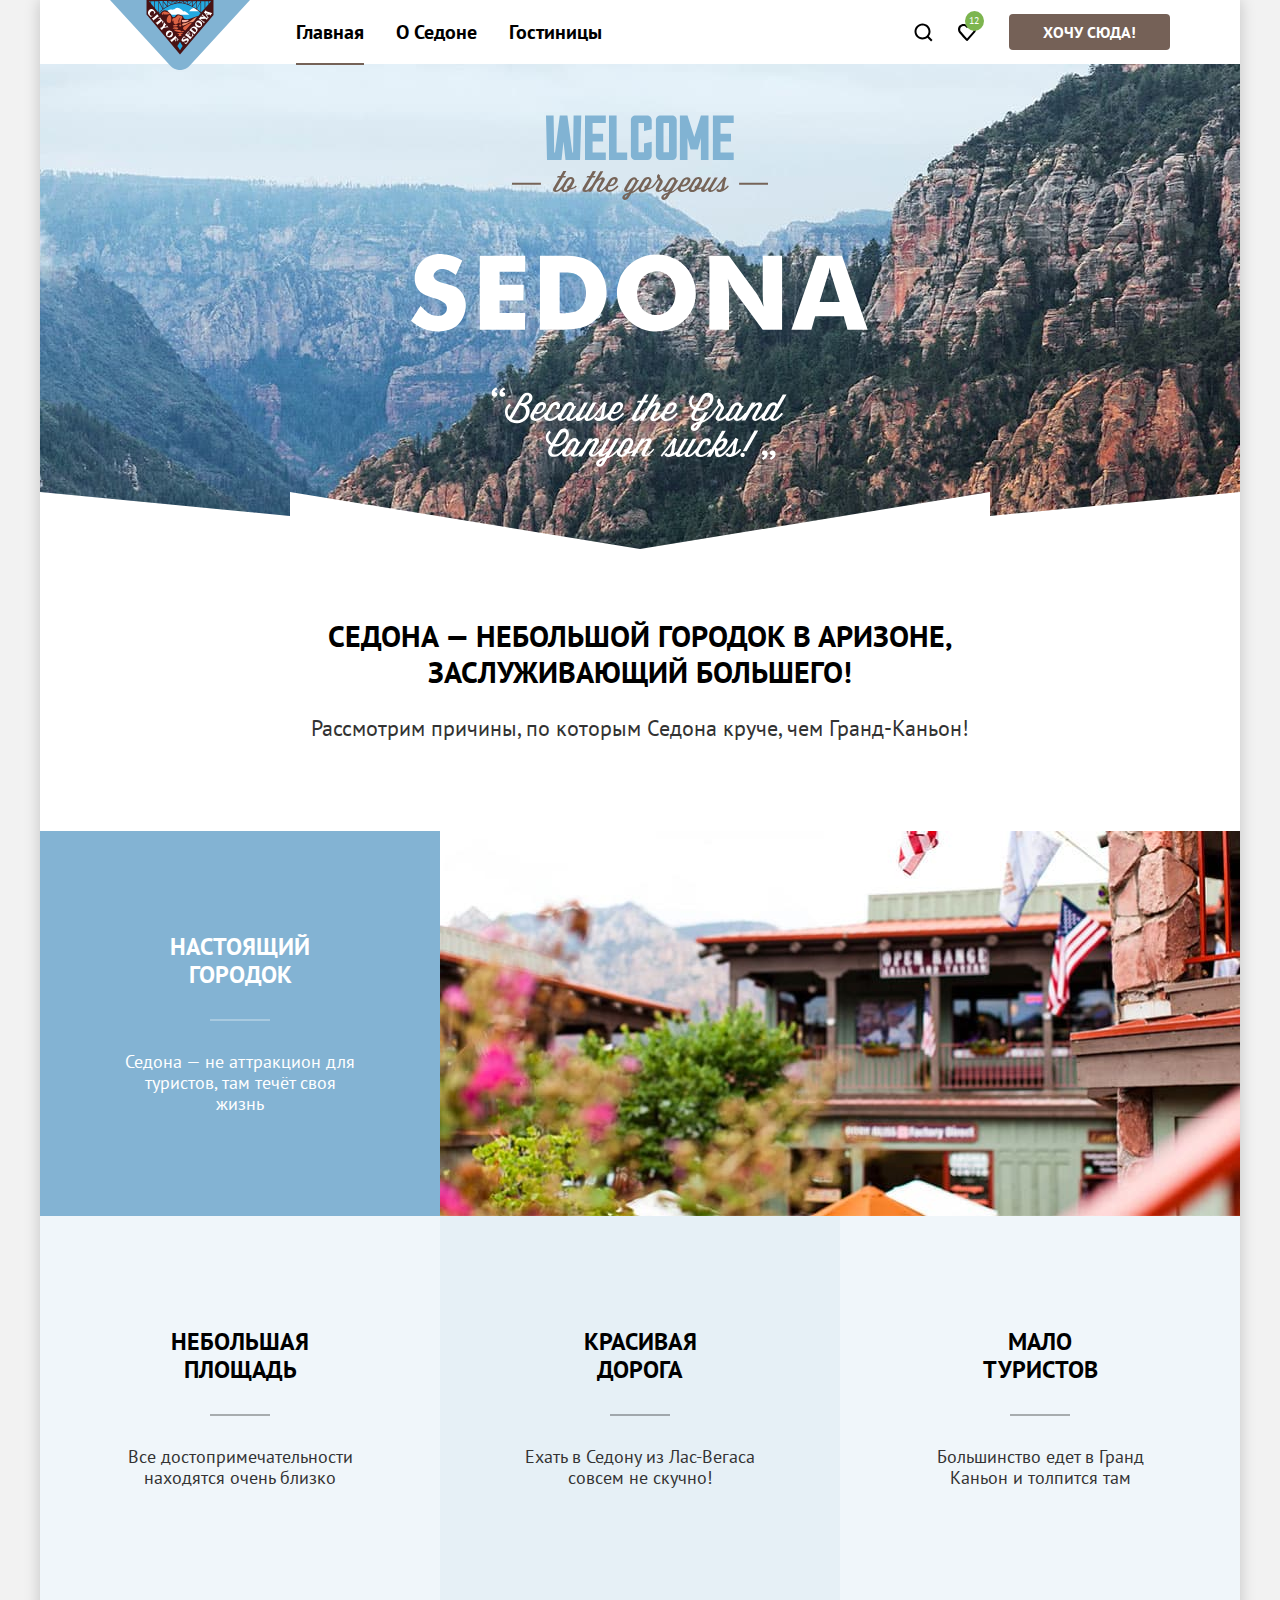
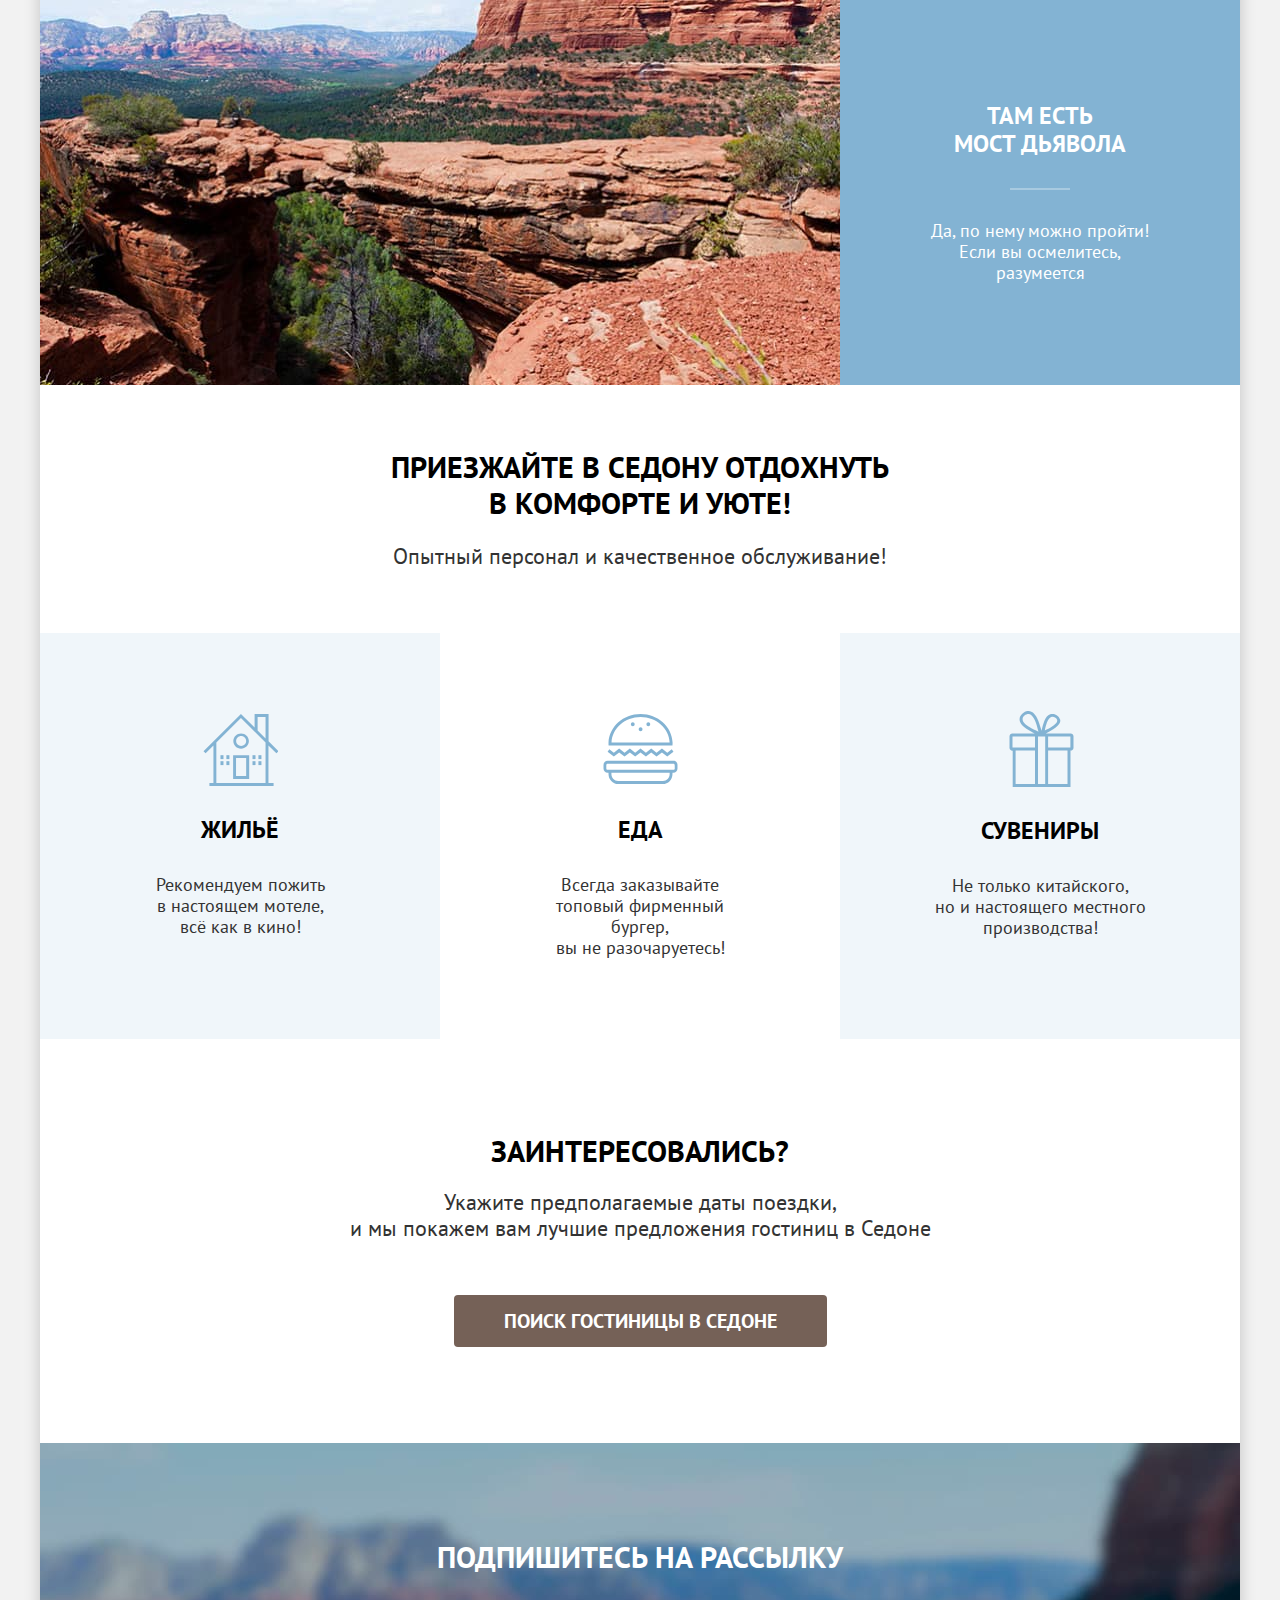
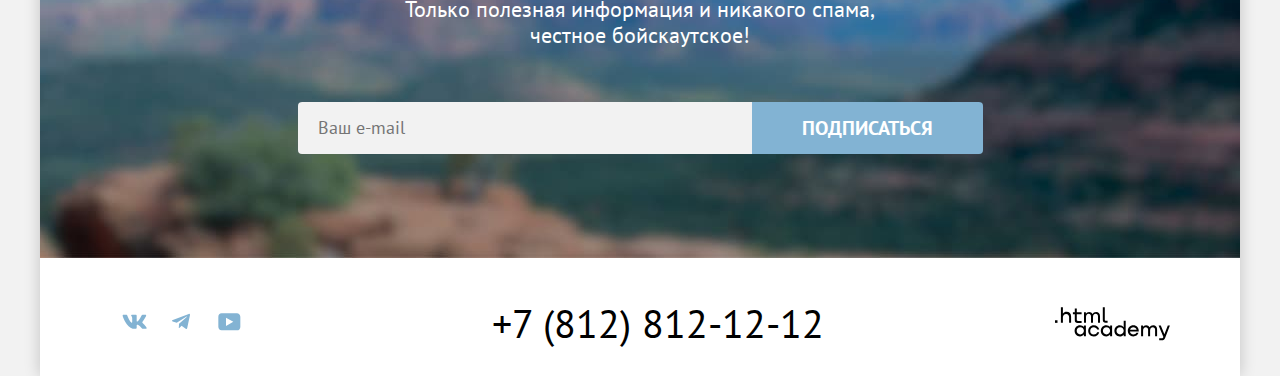
<file: index.html>
<!DOCTYPE html>
<html lang="ru">
  <head>
    <meta charset="utf-8">
    <meta name="viewport" content="width=device-width, initial-scale=1.0">
    <title>Город Седона, Аризона: главная</title>
    <link rel="stylesheet" href="styles/styles.css">
    <link rel="icon" href="favicon.ico">
    <link rel="icon" type="image/png" href="images/favicon.png">
  </head>
  <body>
    <header class="page-header" data-test="header">
      <a class="page-header-logo-link" href="#">
        <img class="page-header-logo-img" src="images/logo.svg" width="140" height="70" alt="Логотип города Седона">
      </a>
      <nav class="navigation">
        <ul class="navigation-list">
          <li class="navigation-item navigation-item-current-index">
            <a class="navigation-link" href="#">Главная</a>
          </li>
          <li class="navigation-item">
            <a class="navigation-link" href="#">О Седоне</a>
          </li>
          <li class="navigation-item">
            <a class="navigation-link" href="catalog.html">Гостиницы</a>
          </li>
        </ul>
        <ul class="navigation-user" data-test="search">
          <li class="navigation-user-item">
            <a class="navigation-user-link-search" href="#">
              <svg width="20" height="20" viewBox="0 0 20 20" fill="#000000" role="img" aria-label="Поиск" xmlns="http://www.w3.org/2000/svg">
                <path d="M19.5 18.0083L15.8 14.3287C16.8 13.0359 17.5 11.3453 17.5 9.4558C17.5 5.08011 13.9 1.5 9.5 1.5C5.1 1.5 1.5 5.17956 1.5 9.55525C1.5 13.9309 5.1 17.511 9.5 17.511C11.3 17.511 13 16.9144 14.4 15.8204L18.1 19.5L19.5 18.0083ZM9.5 15.5221C6.2 15.5221 3.5 12.837 3.5 9.55525C3.5 6.27348 6.2 3.5884 9.5 3.5884C12.8 3.5884 15.5 6.27348 15.5 9.55525C15.5 12.837 12.8 15.5221 9.5 15.5221Z"/>
                </svg>
              <span class="visually-hidden">Поиск</span>
            </a>
          </li>
          <li class="navigation-user-item">
            <a class="navigation-user-link-favorite" href="#">
              <svg width="18" height="17" viewBox="0 0 18 17" fill="#000000" role="img" aria-label="Избранное 12" xmlns="http://www.w3.org/2000/svg">
                <path d="M8.9 17C8.6 17 8.3 16.9 8.1 16.6C2.7 10.5 1.4 9.1 1.1 8.7C0.4 7.8 0 6.6 0 5.4C0 2.4 2.4 0 5.5 0C6.8 0 8 0.5 9 1.3C10 0.5 11.3 0 12.5 0C15.5 0 18 2.4 18 5.4C18 6.7 17.5 7.9 16.7 8.8L9.7 16.7C9.5 16.9 9.3 17 8.9 17ZM2.9 7.5C3.2 7.9 6.4 11.5 9 14.4L15.2 7.4C15.7 6.9 15.9 6.2 15.9 5.4C15.9 3.6 14.4 2.1 12.6 2.1C11.6 2.1 10.6 2.6 9.9 3.4C9.6 3.7 9.3 3.8 9 3.8C8.7 3.8 8.4 3.6 8.2 3.4C7.5 2.6 6.5 2.1 5.5 2.1C3.7 2.1 2.2 3.6 2.2 5.4C2.1 6.3 2.5 7 2.9 7.5C2.8 7.5 2.8 7.5 2.9 7.5Z"/>
              </svg>
              <span class="visually-hidden">Избранное</span>
              <span class="navigation-user-count">12</span>
            </a>
          </li>
        </ul>
        <button class="header-button" type="button">Хочу сюда!</button>
      </nav>
    </header>
    <main class="main-index" data-test="main">
      <section class="hero" data-test="hero">
        <h1 class="visually-hidden">Седона - туристический рай</h1>
        <img class="hero-image" src="images/welcome.svg" width="458" height="352" alt="Добро пожаловать в роскошную Седону! Фото каньона">
      </section>
      <section class="advantages" data-test="advantages">
        <h2 class="advantages-title">Седона — небольшой городок в Аризоне,<br> заслуживающий большего!</h2>
        <p class="advantages-description">Рассмотрим причины, по которым Седона круче, чем Гранд-Каньон!</p>
        <article class="advantages-item advantages-item-left">
          <div class="advantages-item-wrapper">
            <h3>Настоящий городок</h3>
            <p>Седона — не аттракцион для туристов, там течёт своя жизнь</p>
          </div>
          <img class="advantages-image" src="images/real-city.jpg" width="800" height="385" alt="Фото исторических зданий на фоне цветов и гор">
        </article>
        <article class="advantages-item">
          <h3>Небольшая площадь</h3>
          <p>Все достопримечательности находятся очень близко</p>
        </article>
        <article class="advantages-item advantages-item-road">
          <h3>Красивая дорога</h3>
          <p>Ехать в Седону из Лас-Вегаса совсем не скучно!</p>
        </article>
        <article class="advantages-item">
          <h3>Мало туристов</h3>
          <p>Большинство едет в Гранд Каньон и толпится там</p>
        </article>
        <article class="advantages-item advantages-item-right">
          <div class="advantages-item-wrapper">
            <h3>Там есть мост дьявола</h3>
            <p>Да, по нему можно пройти! Если вы осмелитесь, разумеется</p>
          </div>
          <img class="advantages-image" src="images/devil-bridge.jpg" width="800" height="385" alt="Фото моста дьявола">
        </article>
      </section>
      <section class="infrastructure">
        <h2 class="visually-hidden">Инфраструктура городка</h2>
        <p class="infrastructure-title">Приезжайте в Седону отдохнуть в комфорте и уюте!</p>
        <p class="infrastructure-description">Опытный персонал и качественное обслуживание!</p>
        <div class="infrastructure-wrapper">
          <article class="infrastructure-item">
            <h3 class="infrastructure-item-title-house">Жильё</h3>
            <p>Рекомендуем пожить<br> в настоящем мотеле,<br> всё как в кино!</p>
          </article>
          <article class="infrastructure-item">
            <h3 class="infrastructure-item-title-food">Еда</h3>
            <p>Всегда заказывайте<br> топовый фирменный бургер,<br> вы не разочаруетесь!</p>
          </article>
          <article class="infrastructure-item infrastructure-item-souvenir">
            <h3 class="infrastructure-item-title-souvenir">Сувениры</h3>
            <p>Не только китайского,<br> но и настоящего местного<br> производства!</p>
          </article>
        </div>
      </section>
      <section class="interest">
        <h2 class="interest-title">Заинтересовались?</h2>
        <p class="interest-description">Укажите предполагаемые даты поездки,<br> и мы покажем вам лучшие предложения гостиниц в Седоне</p>
        <button class="interest-button" type="button">Поиск гостиницы в Седоне</button>
      </section>
      <section class="subscription" data-test="subscribe">
        <h2 class="subscription-title">Подпишитесь на рассылку</h2>
        <p class="subscription-description">Только полезная информация и никакого спама, честное бойскаутское!</p>
        <form class="subscription-form" action="https://echo.htmlacademy.ru/" method="post">
          <label class="visually-hidden" for="subscription-email">
            Укажите Ваш e-mail
          </label>
          <input type="email" class="subscription-email" name="subscription-email" id="subscription-email" placeholder="Ваш e-mail" required>
          <button class="subscription-button" type="submit">Подписаться</button>
        </form>
      </section>
    </main>
    <footer class="page-footer" data-test="footer">
      <h2 class="visually-hidden">Контакты</h2>
      <ul class="contacts-social-list">
        <li class="contacts-social-item">
          <a class="contacts-social-vk" href="https://vk.com/htmlacademy">
            <svg width="25" height="15" viewBox="0 0 25 15" fill="#83B3D3" role="img" aria-hidden="true" xmlns="http://www.w3.org/2000/svg">
              <path fill-rule="evenodd" clip-rule="evenodd" d="M24.1164 1.80445C24.2824 1.25845 24.1164 0.856445 23.3214 0.856445H20.6964C20.0284 0.856445 19.7204 1.20345 19.5534 1.58645C19.5534 1.58645 18.2184 4.78245 16.3274 6.85845C15.7154 7.46045 15.4374 7.65145 15.1034 7.65145C14.9364 7.65145 14.6854 7.46045 14.6854 6.91345V1.80445C14.6854 1.14845 14.5014 0.856445 13.9454 0.856445H9.81738C9.40038 0.856445 9.14938 1.16045 9.14938 1.44945C9.14938 2.07045 10.0954 2.21445 10.1924 3.96245V7.76045C10.1924 8.59345 10.0394 8.74444 9.70538 8.74444C8.81538 8.74444 6.65038 5.53345 5.36538 1.85945C5.11638 1.14445 4.86438 0.856445 4.19338 0.856445H1.56638C0.816382 0.856445 0.666382 1.20345 0.666382 1.58645C0.666382 2.26845 1.55638 5.65645 4.81138 10.1374C6.98138 13.1974 10.0364 14.8564 12.8194 14.8564C14.4884 14.8564 14.6944 14.4884 14.6944 13.8534V11.5404C14.6944 10.8034 14.8524 10.6564 15.3814 10.6564C15.7714 10.6564 16.4384 10.8484 17.9964 12.3234C19.7764 14.0724 20.0694 14.8564 21.0714 14.8564H23.6964C24.4464 14.8564 24.8224 14.4884 24.6064 13.7604C24.3684 13.0364 23.5184 11.9854 22.3914 10.7384C21.7794 10.0284 20.8614 9.26345 20.5824 8.88045C20.1934 8.38945 20.3044 8.17044 20.5824 7.73345C20.5824 7.73345 23.7824 3.30745 24.1154 1.80445H24.1164Z"/>
            </svg>
            <span class="visually-hidden">VK</span>
          </a>
        </li>
        <li class="contacts-social-item">
          <a class="contacts-social-telegram" href="https://t.me/htmlacademy">
            <svg width="18" height="16" viewBox="0 0 18 16" fill="#83B3D3" role="img" aria-hidden="true" xmlns="http://www.w3.org/2000/svg">
              <path d="M16.785 0.955705L0.840489 7.1042C-0.247661 7.54126 -0.241365 8.14828 0.640845 8.41897L4.73445 9.69597L14.2058 3.72014C14.6537 3.44766 15.0629 3.59424 14.7265 3.89281L7.05283 10.8183H7.05103L7.05283 10.8192L6.77045 15.0387C7.18413 15.0387 7.36669 14.8489 7.59871 14.625L9.58705 12.6915L13.7229 15.7464C14.4855 16.1664 15.0332 15.9506 15.2229 15.0405L17.9379 2.2453C18.2158 1.13107 17.5126 0.626562 16.785 0.955705Z"/>
            </svg>
            <span class="visually-hidden">Telegram</span>
          </a>
        </li>
        <li class="contacts-social-item">
          <a class="contacts-social-youtube" href="https://www.youtube.com/user/htmlacademyru">
            <svg width="23" height="18" viewBox="0 0 23 18" fill="#83B3D3" role="img" aria-hidden="true" xmlns="http://www.w3.org/2000/svg">
              <path d="M18.9402 0.356445H3.50738C1.64668 0.356445 0.333252 1.9502 0.333252 3.75645V13.8502C0.333252 15.7627 1.64668 17.3564 3.50738 17.3564H19.1591C20.8009 17.3564 22.3333 15.7627 22.3333 13.9564V3.75645C22.1143 1.9502 20.8009 0.356445 18.9402 0.356445ZM7.99494 12.8939V4.81894L15.3283 8.85645L7.99494 12.8939Z"/>
            </svg>
            <span class="visually-hidden">Youtube</span>
          </a>
        </li>
      </ul>
      <a class="contacts-phone" href="tel:+78128121212">+7 (812) 812-12-12</a>
      <a class="contacts-web" href="https://htmlacademy.ru/">
        <svg width="115" height="34" viewBox="0 0 115 34" fill="#000000" role="img" aria-hidden="true" xmlns="http://www.w3.org/2000/svg">
          <path d="M0 13.2564V15.8564H2.5V13.2564H0Z"/>
          <path d="M11.6 4.85645C10 4.85645 8.8 5.55645 8 6.55645H7.9V0.356445H5.9V15.8564H7.9V10.5564C7.9 8.45645 9.2 6.95645 11.2 6.95645C13 6.95645 14.1 8.35645 14.1 10.1564V15.8564H16.1V9.75644C16.2 6.75644 14.3 4.85645 11.6 4.85645Z"/>
          <path d="M26.6 5.15645H21.8V1.45645H19.8V5.25645H17.9V7.25645H19.8V13.2564C19.8 14.9564 20.8 15.9564 22.5 15.9564H26.6V13.9564H22.9C22.2 13.9564 21.8 13.5564 21.8 12.8564V7.15645H26.6V5.15645Z"/>
          <path d="M41.1 4.95645C39.5 4.95645 38.2 5.75645 37.6 7.05645H37.5C36.9 5.85645 35.7 4.95645 34.1 4.95645C32.7 4.95645 31.6 5.75645 31 6.75645H30.9V5.15645H29V15.7564H31V10.3564C31 8.35645 32 6.85645 33.6 6.85645C35.1 6.85645 36 7.85645 36 9.45645V15.7564H38V10.1564C38 7.75645 39.4 6.85645 40.6 6.85645C42.1 6.85645 43 7.85645 43 9.45645V15.7564H45V9.25644C45.1 6.75644 43.6 4.95645 41.1 4.95645Z"/>
          <path d="M47.8 13.0564C47.8 14.7564 48.8 15.7564 50.6 15.7564H52.6V13.7564H50.9C50.2 13.7564 49.8 13.3564 49.8 12.6564V0.356445H47.8V13.0564Z"/>
          <path d="M28.9 20.0564C28 18.9564 26.7 18.2564 25 18.2564C21.9 18.2564 19.6 20.5564 19.6 23.8564C19.6 27.1564 21.9 29.4564 25 29.4564C26.8 29.4564 28 28.6564 28.8 27.5564H28.9V29.1564H30.9V18.5564H28.9V20.0564ZM25.3 27.4564C23.1 27.4564 21.7 25.8564 21.7 23.8564C21.7 21.8564 23.1 20.2564 25.3 20.2564C27.5 20.2564 28.9 21.8564 28.9 23.8564C28.9 25.7564 27.5 27.4564 25.3 27.4564Z"/>
          <path d="M44.2 22.3564C43.7 19.9564 41.6 18.2564 38.8 18.2564C35.4 18.2564 33.2 20.7564 33.2 23.8564C33.2 26.9564 35.4 29.4564 38.8 29.4564C41.6 29.4564 43.7 27.6564 44.2 25.2564H42.1C41.7 26.5564 40.4 27.5564 38.8 27.5564C36.6 27.5564 35.2 25.9564 35.2 23.9564C35.2 21.9564 36.6 20.3564 38.8 20.3564C40.4 20.3564 41.6 21.3564 42.1 22.5564H44.2V22.3564Z"/>
          <path d="M55.1 20.0564C54.2 18.9564 52.9 18.2564 51.2 18.2564C48.1 18.2564 45.8 20.5564 45.8 23.8564C45.8 27.1564 48.1 29.4564 51.2 29.4564C53 29.4564 54.2 28.6564 55 27.5564H55.1V29.1564H57.1V18.5564H55.1V20.0564ZM51.5 27.4564C49.3 27.4564 47.9 25.8564 47.9 23.8564C47.9 21.8564 49.3 20.2564 51.5 20.2564C53.7 20.2564 55.1 21.8564 55.1 23.8564C55.1 25.7564 53.6 27.4564 51.5 27.4564Z"/>
          <path d="M68.7 20.1564C67.8 19.0564 66.5 18.2564 64.8 18.2564C61.7 18.2564 59.4 20.5564 59.4 23.8564C59.4 27.1564 61.6 29.4564 64.8 29.4564C66.5 29.4564 67.8 28.6564 68.6 27.6564H68.7V29.1564H70.7V13.7564H68.7V20.1564ZM65.1 27.4564C62.9 27.4564 61.5 25.8564 61.5 23.8564C61.5 21.8564 62.9 20.2564 65.1 20.2564C67.3 20.2564 68.7 21.8564 68.7 23.8564C68.6 25.8564 67.2 27.4564 65.1 27.4564Z"/>
          <path d="M78.3 18.2564C75 18.2564 72.8 20.7564 72.8 23.8564C72.8 26.8564 74.9 29.4564 78.3 29.4564C80.8 29.4564 82.8 28.1564 83.5 25.8564H81.4C80.9 26.8564 79.8 27.4564 78.4 27.4564C76.5 27.4564 75.1 26.1564 75 24.5564H83.8C84 20.9564 81.8 18.2564 78.3 18.2564ZM78.3 20.1564C80 20.1564 81.3 21.1564 81.6 22.7564H75.1C75.4 21.2564 76.6 20.1564 78.3 20.1564Z"/>
          <path d="M98.2 18.2564C96.6 18.2564 95.3 19.0564 94.6 20.2564H94.5C93.9 19.0564 92.7 18.2564 91.1 18.2564C89.7 18.2564 88.6 18.9564 88 20.0564V18.5564H86.1V29.1564H88.1V23.7564C88.1 21.7564 89.1 20.3564 90.7 20.2564C92.2 20.2564 93.1 21.2564 93.1 22.8564V29.1564H95.1V23.5564C95.1 21.1564 96.5 20.2564 97.7 20.2564C99.2 20.2564 100.1 21.2564 100.1 22.8564V29.1564H102.1V22.6564C102.2 20.0564 100.7 18.2564 98.2 18.2564Z"/>
          <path d="M109.4 27.3564L105.8 18.4564H103.6L108.4 30.0564C108.1 30.9564 107.7 31.2564 106.7 31.2564H104.2V33.2564H106.7C108.5 33.2564 109.5 32.4564 110.2 30.6564L114.9 18.4564H112.8L109.4 27.3564Z"/>
        </svg>
        <span class="visually-hidden">HTML Academy</span>
      </a>
    </footer>

    <div class="modal-container modal-container-close">
      <div class="modal modal-search">
        <button class="modal-close-button" type="button">
          <span class="visually-hidden">Закрыть</span>
          <svg class="modal-close-icon" width="14" height="14" viewBox="0 0 14 14" fill="none" xmlns="http://www.w3.org/2000/svg">
            <path d="M14 1.29231L12.7077 0L7 5.70769L1.29231 0L0 1.29231L5.70769 7L0 12.7077L1.29231 14L7 8.29231L12.7077 14L14 12.7077L8.29231 7L14 1.29231Z" fill="black"/>
          </svg>
        </button>
        <section class="modal-content">
          <h2 class="modal-title">Поиск гостиницы в Седоне</h2>
          <form class="modal-form" action="https://echo.htmlacademy.ru/" method="post">
            <label class="check-in-date-label" for="check-in-date" >Дата Заезда:</label>
            <input class="check-in-date-input" id="check-in-date" type="text" name="check-in-date" placeholder="Укажите дату" required>
            <p class="check-in-date-text">Мы не можем отправить вас в прошлое.</p>
            <label class="check-out-date-label" for="check-out-date" >Дата Выезда:</label>
            <input class="check-out-date-input" id="check-out-date" type="text" name="check-out-date" placeholder="Укажите дату" required>
            <p class="check-out-date-text">На эти даты есть свободные номера. Пока есть.</p>
            <label class="adults-label" for="adults">Взрослые:</label>
            <div class="adults-control">
              <button class="modal-control-minus" type="button">
                <span class="visually-hidden">Уменьшить количество проживающих взрослых</span>
                <svg width="14" height="2" viewBox="0 0 14 2" fill="none" xmlns="http://www.w3.org/2000/svg">
                  <path d="M0 0L0 2L14 2V0L0 0Z" fill="rgba(117, 97, 87, 0.3)"/>
                </svg>
              </button>
              <input class="adults-input" id="adults" type="text" name="adults" value="2" required>
              <button class="modal-control-plus" type="button">
                <span class="visually-hidden">Увеличить количество проживающих взрослых</span>
                <svg width="14" height="14" viewBox="0 0 14 14" fill="none" xmlns="http://www.w3.org/2000/svg">
                  <path d="M14 6H8V0H6V6H0V8H6V14H8V8H14V6Z" fill="rgba(117, 97, 87, 0.3)"/>
                </svg>
              </button>
            </div>
            <div class="children-label">
              <label class="children-label" for="children">Дети:</label>
              <div class="tooltip">
                <button class="tooltip-toggle" type="button" aria-labelledby="tooltip-label">
                  <svg class="tooltip-icon" width="26" height="26" viewBox="0 0 26 26" fill="none" xmlns="http://www.w3.org/2000/svg">
                    <circle cx="13" cy="13" r="13" fill="#83B3D3"/>
                    <path fill-rule="evenodd" clip-rule="evenodd" d="M12 7H14V9H12V7ZM14 19H12V10H14V19Z" fill="white"/>
                  </svg>
                </button>
                <span class="tooltip-text" role="tooltip" id="tooltip-label">Укажите количество детей, которые будут с вами, возраст которых от 6 до 18 лет. Дети до 6 лет размещаются бесплатно.</span>
              </div>
            </div>
            <div class="children-control">
              <button class="modal-control-minus" type="button">
                <span class="visually-hidden">Уменьшить количество проживающих детей</span>
                <svg width="14" height="2" viewBox="0 0 14 2" fill="none" xmlns="http://www.w3.org/2000/svg">
                  <path d="M0 0L0 2L14 2V0L0 0Z" fill="rgba(117, 97, 87, 0.3)"/>
                </svg>
              </button>
              <input class="children-input" id="children" type="text" name="children" value="2" required>
              <button class="modal-control-plus" type="button">
                <span class="visually-hidden">Увеличить количество проживающих детей</span>
                <svg width="14" height="14" viewBox="0 0 14 14" fill="none" xmlns="http://www.w3.org/2000/svg">
                  <path d="M14 6H8V0H6V6H0V8H6V14H8V8H14V6Z" fill="rgba(117, 97, 87, 0.3)"/>
                </svg>
              </button>
            </div>
            <button class="modal-form-submit" type="submit">Найти</button>
          </form>
        </section>
      </div>
    </div>
  </body>
</html>
</file>
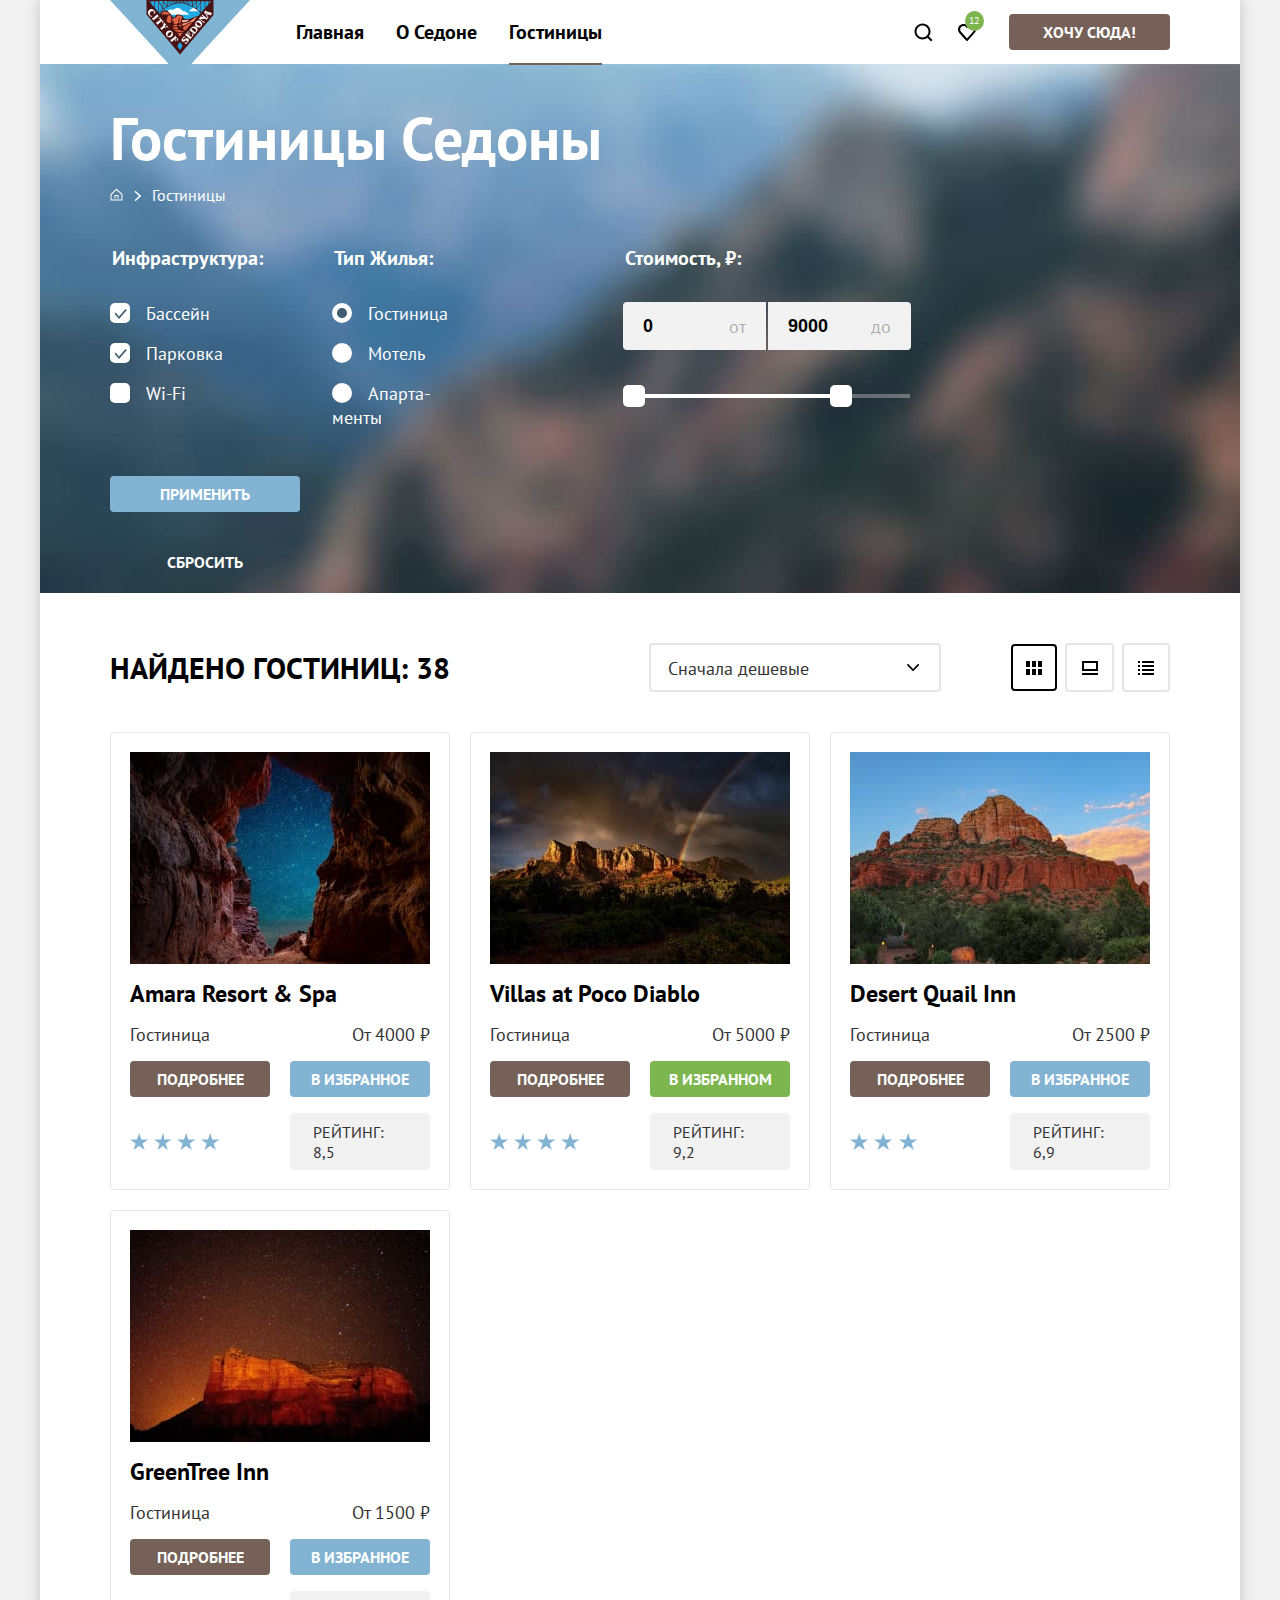
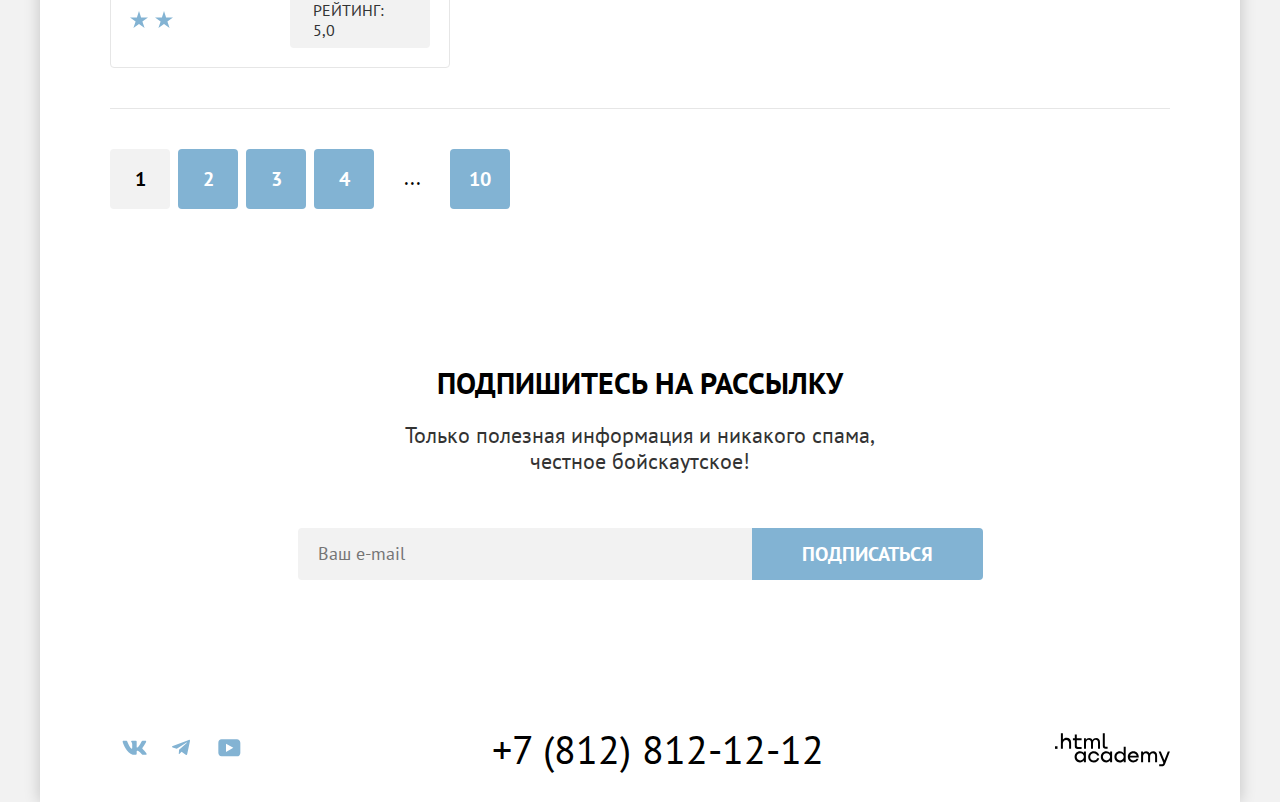
<file: catalog.html>
<!DOCTYPE html>
<html lang="ru">
  <head>
    <meta charset="utf-8">
    <meta name="viewport" content="width=device-width, initial-scale=1.0">
    <title>Город Седона, Аризона: каталог</title>
    <link rel="stylesheet" href="styles/styles.css">
    <link rel="icon" href="favicon.ico">
    <link rel="icon" type="image/png" href="images/favicon.png">
  </head>
  <body>
    <header class="page-header" data-test="header">
      <a class="page-header-logo-link" href="index.html">
        <img class="page-header-logo-img" src="images/logo.svg" width="140" height="70" alt="Логотип города Седона">
      </a>
      <nav class="navigation">
        <ul class="navigation-list">
          <li class="navigation-item">
            <a class="navigation-link" href="index.html">Главная</a>
          </li>
          <li class="navigation-item">
            <a class="navigation-link" href="#">О Седоне</a>
          </li>
          <li class="navigation-item navigation-item-current-catalog">
            <a class="navigation-link" href="#">Гостиницы</a>
          </li>
        </ul>
        <ul class="navigation-user" data-test="search">
          <li class="navigation-user-item">
            <a class="navigation-user-link-search" href="#">
              <svg width="20" height="20" viewBox="0 0 20 20" fill="#000000" role="img" aria-label="Поиск" xmlns="http://www.w3.org/2000/svg">
                <path d="M19.5 18.0083L15.8 14.3287C16.8 13.0359 17.5 11.3453 17.5 9.4558C17.5 5.08011 13.9 1.5 9.5 1.5C5.1 1.5 1.5 5.17956 1.5 9.55525C1.5 13.9309 5.1 17.511 9.5 17.511C11.3 17.511 13 16.9144 14.4 15.8204L18.1 19.5L19.5 18.0083ZM9.5 15.5221C6.2 15.5221 3.5 12.837 3.5 9.55525C3.5 6.27348 6.2 3.5884 9.5 3.5884C12.8 3.5884 15.5 6.27348 15.5 9.55525C15.5 12.837 12.8 15.5221 9.5 15.5221Z"/>
                </svg>
              <span class="visually-hidden">Поиск</span>
            </a>
          </li>
          <li class="navigation-user-item">
            <a class="navigation-user-link-favorite" href="#">
              <svg width="18" height="17" viewBox="0 0 18 17" fill="#000000" role="img" aria-label="Избранное 12" xmlns="http://www.w3.org/2000/svg">
                <path d="M8.9 17C8.6 17 8.3 16.9 8.1 16.6C2.7 10.5 1.4 9.1 1.1 8.7C0.4 7.8 0 6.6 0 5.4C0 2.4 2.4 0 5.5 0C6.8 0 8 0.5 9 1.3C10 0.5 11.3 0 12.5 0C15.5 0 18 2.4 18 5.4C18 6.7 17.5 7.9 16.7 8.8L9.7 16.7C9.5 16.9 9.3 17 8.9 17ZM2.9 7.5C3.2 7.9 6.4 11.5 9 14.4L15.2 7.4C15.7 6.9 15.9 6.2 15.9 5.4C15.9 3.6 14.4 2.1 12.6 2.1C11.6 2.1 10.6 2.6 9.9 3.4C9.6 3.7 9.3 3.8 9 3.8C8.7 3.8 8.4 3.6 8.2 3.4C7.5 2.6 6.5 2.1 5.5 2.1C3.7 2.1 2.2 3.6 2.2 5.4C2.1 6.3 2.5 7 2.9 7.5C2.8 7.5 2.8 7.5 2.9 7.5Z"/>
              </svg>
              <span class="visually-hidden">Избранное</span>
              <span class="navigation-user-count">12</span>
            </a>
          </li>
        </ul>
        <button class="header-button" type="button">Хочу сюда!</button>
      </nav>
    </header>
    <main class="main-catalog" data-test="main">
      <header class="catalog-header">
        <h1 class="catalog-header-title">Гостиницы Седоны</h1>
        <ol class="breadcrumbs">
          <li class="breadcrumbs-item">
            <a class="breadcrumbs-link" href="index.html">
              <svg width="13" height="13" viewBox="0 0 13 13" fill="#ffffff" role="img" aria-label="В начало" xmlns="http://www.w3.org/2000/svg">
                <path d="M6.5 0.5L0.5 6.30006V12.5001H12.5V6.30006L6.5 0.5ZM11.5 11.5001H1.5V6.70005L6.5 1.9L11.5 6.70005V11.5001Z"/>
                <path d="M4.5 10.5001H5.5V8.00005H7.5V10.5001H8.5V7.00005H4.5V10.5001Z"/>
              </svg>
              <span class="visually-hidden">Главная</span>
            </a>
          </li>
          <li class="breadcrumbs-item">
            <a class="breadcrumbs-link" href="#">Гостиницы</a>
          </li>
        </ol>
        <section class="catalog-products" data-test="filter">
          <h2 class="visually-hidden">Фильтры для поиска гостиниц</h2>
          <form class="catalog-filter" action="https://echo.htmlacademy.ru/" method="get">
            <fieldset class="catalog-filter-group filter-group-checkbox">
              <legend class="catalog-filter-title">Инфраструктура:</legend>
              <ul class="catalog-filter-list">
                <li class="catalog-filter-item">
                  <label class="checkbox-label">
                    <input class="visually-hidden checkbox-input" type="checkbox" name="Pool" checked>
                    <span class="checkbox-mark"></span>
                    <span class="checkbox-name">Бассейн</span>
                  </label>
                </li>
                <li class="catalog-filter-item">
                  <label class="checkbox-label">
                    <input class="visually-hidden checkbox-input" type="checkbox" name="Parking" checked>
                    <span class="checkbox-mark"></span>
                    <span class="checkbox-name">Парковка</span>
                  </label>
                </li>
                <li class="catalog-filter-item">
                  <label class="checkbox-label">
                    <input class="visually-hidden checkbox-input" type="checkbox" name="Wi-Fi">
                    <span class="checkbox-mark"></span>
                    <span class="checkbox-name">Wi-Fi</span>
                  </label>
                </li>
              </ul>
            </fieldset>
            <fieldset class="catalog-filter-group filter-group-radio">
              <legend class="catalog-filter-title">Тип Жилья:</legend>
              <ul class="catalog-filter-list">
                <li class="catalog-filter-item">
                  <label class="radio-label">
                    <input class="visually-hidden radio-input" type="radio" name="hotel-group" value="Hotel" checked>
                    <span class="radio-mark"></span>
                    <span class="radio-name">Гостиница</span>
                  </label>
                </li>
                <li class="catalog-filter-item">
                  <label class="radio-label">
                    <input class="visually-hidden radio-input" type="radio" name="hotel-group" value="Motel">
                    <span class="radio-mark"></span>
                    <span class="radio-name">Мотель</span>
                  </label>
                </li>
                <li class="catalog-filter-item">
                  <label class="radio-label">
                    <input class="visually-hidden radio-input" type="radio" name="hotel-group" value="Apartments">
                    <span class="radio-mark"></span>
                    <span class="radio-name">Апартаменты</span>
                  </label>
                </li>
              </ul>
              </fieldset>
            <fieldset class="catalog-filter-group filter-group-price">
              <legend class="catalog-filter-title">Стоимость, ₽:</legend>
              <div class="catalog-filter-value">
                <label class="control control-min" for="min-price">от</label>
                  <input class="control-input control-input-min" type="number" name="min-price" id="min-price" value="0" aria-label="Введите минимальную цену">
                <label class="control control-max" for="max-price">до</label>
                  <input class="control-input control-input-max" type="number" name="max-price" id="max-price" value="9000" aria-label="Введите максимальную цену">
              </div>
              <div class="catalog-filter-range">
                <div class="catalog-filter-range-bar">
                  <button class="range-toggle toggle-min" type="button">
                    <span class="visually-hidden">Изменить минимальную цену</span>
                  </button>
                  <button class="range-toggle toggle-max" type="button">
                    <span class="visually-hidden">Изменить максимальную цену</span>
                  </button>
                </div>
              </div>
            </fieldset>
            <div class="catalog-filter-button-wrapper">
              <button class="catalog-button-enter" type="submit">Применить</button>
              <button class="catalog-button-default" type="reset">Сбросить</button>
            </div>
          </form>
        </section>
      </header>
      <div class="catalog-products-container">
        <section class="catalog-sort">
          <h2 class="visually-hidden">Выбор отображения карточек</h2>
          <p class="catalog-products-number">Найдено гостиниц: 38</p>
          <select class="select-control" aria-label="Сортировка">
            <option value="cheap" selected>Сначала дешевые</option>
            <option value="expensive">Сначала дорогие</option>
            <option value="alphabet">По алфавиту</option>
          </select>
          <ul class="sort-list">
            <li class="sort-item">
              <a class="sort-link sort-card" href="#">
                <span class="sort visually-hidden">Показать карточки</span>
              </a>
            </li>
            <li class="sort-item">
              <a class="sort-link  sort-preview" href="#">
                <span class="sort visually-hidden">Показать превью</span>
              </a>
            </li>
            <li class="sort-item">
              <a class="sort-link  sort-roster" href="#">
                <span class="sort visually-hidden">Показать список</span>
              </a>
            </li>
          </ul>
        </section>
        <section class="product-cards" data-test="catalog">
          <h2 class="visually-hidden">Карточки гостиниц</h2>
          <article class="product-card">
            <a class="product-card-image-link" href="#">
              <img class="product-card-image" src="images/amara-resort.jpg" width="300" height="212" alt="Amara Resort & Spa">
            </a>
            <a class="product-card-title-link" href="#">
              <h3 class="product-card-title">Amara Resort & Spa</h3>
            </a>
            <span class="product-price-name">Гостиница</span>
            <span class="product-price-value">От 4000 ₽</span>
            <a class="product-button-more" href="#">Подробнее</a>
            <button class="product-button-favorite" type="button">В избранное</button>
            <p class="product-card-stars four-stars"><span class="visually-hidden">4 звезды</span></p>
            <p class="product-card-rating">Рейтинг: 8,5</p>
          </article>
          <article class="product-card">
            <a class="product-card-image-link" href="#">
              <img class="product-card-image" src="images/villas-poco.jpg" width="300" height="212" alt="Villas at Poco Diablo">
            </a>
            <a class="product-card-title-link" href="#">
              <h3 class="product-card-title">Villas at Poco Diablo</h3>
            </a>
            <span class="product-price-name">Гостиница</span>
            <span class="product-price-value">От 5000 ₽</span>
            <a class="product-button-more" href="#">Подробнее</a>
            <button class="product-button-favorite product-button-favorite-active" type="button">В избранном</button>
            <p class="product-card-stars four-stars"><span class="visually-hidden">4 звезды</span></p>
            <p class="product-card-rating">Рейтинг: 9,2</p>
          </article>
          <article class="product-card">
            <a class="product-card-image-link" href="#">
              <img class="product-card-image" src="images/desert-quail.jpg" width="300" height="212" alt="Desert Quail Inn">
            </a>
            <a class="product-card-title-link" href="#">
              <h3 class="product-card-title">Desert Quail Inn</h3>
            </a>
            <span class="product-price-name">Гостиница</span>
            <span class="product-price-value">От 2500 ₽</span>
            <a class="product-button-more" href="#">Подробнее</a>
            <button class="product-button-favorite" type="button">В избранное</button>
            <p class="product-card-stars three-stars"><span class="visually-hidden">3 звезды</span></p>
            <p class="product-card-rating">Рейтинг: 6,9</p>
          </article>
          <article class="product-card">
            <a class="product-card-image-link" href="#">
              <img class="product-card-image" src="images/greentree-inn.jpg" width="300" height="212" alt="GreenTree Inn">
            </a>
            <a class="product-card-title-link" href="#">
              <h3 class="product-card-title">GreenTree Inn</h3>
            </a>
            <span class="product-price-name">Гостиница</span>
            <span class="product-price-value">От 1500 ₽</span>
            <a class="product-button-more" href="#">Подробнее</a>
            <button class="product-button-favorite" type="button">В избранное</button>
            <p class="product-card-stars two-stars"><span class="visually-hidden">2 звезды</span></p>
            <p class="product-card-rating">Рейтинг: 5,0</p>
          </article>
        </section>
        <ol class="pagination">
          <li class="pagination-item">
            <a class="pagination-link pagination-link-current" href="#">1</a>
          </li>
          <li class="pagination-item">
            <a class="pagination-link" href="#">2</a>
          </li>
          <li class="pagination-item">
            <a class="pagination-link" href="#">3</a>
          </li>
          <li class="pagination-item">
            <a class="pagination-link" href="#">4</a>
          </li>
          <li class="pagination-item">
            <span class="pagination-link pagination-link-crumbs">...</span>
          </li>
          <li class="pagination-item">
            <a class="pagination-link pagination-link-last" href="#">10</a>
          </li>
        </ol>
      </div>
      <section class="subscription subscription-catalog" data-test="subscribe">
        <h2 class="subscription-title subscription-title-catalog">Подпишитесь на рассылку</h2>
        <p class="subscription-description subscription-description-catalog">Только полезная информация и никакого спама, честное бойскаутское!</p>
        <form class="subscription-form subscription-form-catalog" action="https://echo.htmlacademy.ru/" method="post">
          <label class="visually-hidden" for="subscription-email">
            Укажите Ваш e-mail
          </label>
          <input type="email" class="subscription-email" name="subscription-email" id="subscription-email" placeholder="Ваш e-mail" required>
          <button class="subscription-button subscription-button-catalog" type="submit">Подписаться</button>
        </form>
      </section>
    </main>
    <footer class="page-footer" data-test="footer">
      <h2 class="visually-hidden">Контакты</h2>
        <ul class="contacts-social-list">
          <li class="contacts-social-item">
            <a class="contacts-social-vk" href="https://vk.com/htmlacademy">
              <svg width="25" height="15" viewBox="0 0 25 15" fill="#83B3D3" role="img" aria-hidden="true" xmlns="http://www.w3.org/2000/svg">
                <path fill-rule="evenodd" clip-rule="evenodd" d="M24.1164 1.80445C24.2824 1.25845 24.1164 0.856445 23.3214 0.856445H20.6964C20.0284 0.856445 19.7204 1.20345 19.5534 1.58645C19.5534 1.58645 18.2184 4.78245 16.3274 6.85845C15.7154 7.46045 15.4374 7.65145 15.1034 7.65145C14.9364 7.65145 14.6854 7.46045 14.6854 6.91345V1.80445C14.6854 1.14845 14.5014 0.856445 13.9454 0.856445H9.81738C9.40038 0.856445 9.14938 1.16045 9.14938 1.44945C9.14938 2.07045 10.0954 2.21445 10.1924 3.96245V7.76045C10.1924 8.59345 10.0394 8.74444 9.70538 8.74444C8.81538 8.74444 6.65038 5.53345 5.36538 1.85945C5.11638 1.14445 4.86438 0.856445 4.19338 0.856445H1.56638C0.816382 0.856445 0.666382 1.20345 0.666382 1.58645C0.666382 2.26845 1.55638 5.65645 4.81138 10.1374C6.98138 13.1974 10.0364 14.8564 12.8194 14.8564C14.4884 14.8564 14.6944 14.4884 14.6944 13.8534V11.5404C14.6944 10.8034 14.8524 10.6564 15.3814 10.6564C15.7714 10.6564 16.4384 10.8484 17.9964 12.3234C19.7764 14.0724 20.0694 14.8564 21.0714 14.8564H23.6964C24.4464 14.8564 24.8224 14.4884 24.6064 13.7604C24.3684 13.0364 23.5184 11.9854 22.3914 10.7384C21.7794 10.0284 20.8614 9.26345 20.5824 8.88045C20.1934 8.38945 20.3044 8.17044 20.5824 7.73345C20.5824 7.73345 23.7824 3.30745 24.1154 1.80445H24.1164Z"/>
              </svg>
              <span class="visually-hidden">VK</span>
            </a>
          </li>
          <li class="contacts-social-item">
            <a class="contacts-social-telegram" href="https://t.me/htmlacademy">
              <svg width="18" height="16" viewBox="0 0 18 16" fill="#83B3D3" role="img" aria-hidden="true" xmlns="http://www.w3.org/2000/svg">
                <path d="M16.785 0.955705L0.840489 7.1042C-0.247661 7.54126 -0.241365 8.14828 0.640845 8.41897L4.73445 9.69597L14.2058 3.72014C14.6537 3.44766 15.0629 3.59424 14.7265 3.89281L7.05283 10.8183H7.05103L7.05283 10.8192L6.77045 15.0387C7.18413 15.0387 7.36669 14.8489 7.59871 14.625L9.58705 12.6915L13.7229 15.7464C14.4855 16.1664 15.0332 15.9506 15.2229 15.0405L17.9379 2.2453C18.2158 1.13107 17.5126 0.626562 16.785 0.955705Z"/>
              </svg>
              <span class="visually-hidden">Telegram</span>
            </a>
          </li>
          <li class="contacts-social-item">
            <a class="contacts-social-youtube" href="https://www.youtube.com/user/htmlacademyru">
              <svg width="23" height="18" viewBox="0 0 23 18" fill="#83B3D3" role="img" aria-hidden="true" xmlns="http://www.w3.org/2000/svg">
                <path d="M18.9402 0.356445H3.50738C1.64668 0.356445 0.333252 1.9502 0.333252 3.75645V13.8502C0.333252 15.7627 1.64668 17.3564 3.50738 17.3564H19.1591C20.8009 17.3564 22.3333 15.7627 22.3333 13.9564V3.75645C22.1143 1.9502 20.8009 0.356445 18.9402 0.356445ZM7.99494 12.8939V4.81894L15.3283 8.85645L7.99494 12.8939Z"/>
              </svg>
              <span class="visually-hidden">Youtube</span>
            </a>
          </li>
        </ul>
      <a class="contacts-phone" href="tel:+78128121212">+7 (812) 812-12-12</a>
      <a class="contacts-web" href="https://htmlacademy.ru/">
        <svg width="115" height="34" viewBox="0 0 115 34" fill="#000000" role="img" aria-hidden="true" xmlns="http://www.w3.org/2000/svg">
          <path d="M0 13.2564V15.8564H2.5V13.2564H0Z"/>
          <path d="M11.6 4.85645C10 4.85645 8.8 5.55645 8 6.55645H7.9V0.356445H5.9V15.8564H7.9V10.5564C7.9 8.45645 9.2 6.95645 11.2 6.95645C13 6.95645 14.1 8.35645 14.1 10.1564V15.8564H16.1V9.75644C16.2 6.75644 14.3 4.85645 11.6 4.85645Z"/>
          <path d="M26.6 5.15645H21.8V1.45645H19.8V5.25645H17.9V7.25645H19.8V13.2564C19.8 14.9564 20.8 15.9564 22.5 15.9564H26.6V13.9564H22.9C22.2 13.9564 21.8 13.5564 21.8 12.8564V7.15645H26.6V5.15645Z"/>
          <path d="M41.1 4.95645C39.5 4.95645 38.2 5.75645 37.6 7.05645H37.5C36.9 5.85645 35.7 4.95645 34.1 4.95645C32.7 4.95645 31.6 5.75645 31 6.75645H30.9V5.15645H29V15.7564H31V10.3564C31 8.35645 32 6.85645 33.6 6.85645C35.1 6.85645 36 7.85645 36 9.45645V15.7564H38V10.1564C38 7.75645 39.4 6.85645 40.6 6.85645C42.1 6.85645 43 7.85645 43 9.45645V15.7564H45V9.25644C45.1 6.75644 43.6 4.95645 41.1 4.95645Z"/>
          <path d="M47.8 13.0564C47.8 14.7564 48.8 15.7564 50.6 15.7564H52.6V13.7564H50.9C50.2 13.7564 49.8 13.3564 49.8 12.6564V0.356445H47.8V13.0564Z"/>
          <path d="M28.9 20.0564C28 18.9564 26.7 18.2564 25 18.2564C21.9 18.2564 19.6 20.5564 19.6 23.8564C19.6 27.1564 21.9 29.4564 25 29.4564C26.8 29.4564 28 28.6564 28.8 27.5564H28.9V29.1564H30.9V18.5564H28.9V20.0564ZM25.3 27.4564C23.1 27.4564 21.7 25.8564 21.7 23.8564C21.7 21.8564 23.1 20.2564 25.3 20.2564C27.5 20.2564 28.9 21.8564 28.9 23.8564C28.9 25.7564 27.5 27.4564 25.3 27.4564Z"/>
          <path d="M44.2 22.3564C43.7 19.9564 41.6 18.2564 38.8 18.2564C35.4 18.2564 33.2 20.7564 33.2 23.8564C33.2 26.9564 35.4 29.4564 38.8 29.4564C41.6 29.4564 43.7 27.6564 44.2 25.2564H42.1C41.7 26.5564 40.4 27.5564 38.8 27.5564C36.6 27.5564 35.2 25.9564 35.2 23.9564C35.2 21.9564 36.6 20.3564 38.8 20.3564C40.4 20.3564 41.6 21.3564 42.1 22.5564H44.2V22.3564Z"/>
          <path d="M55.1 20.0564C54.2 18.9564 52.9 18.2564 51.2 18.2564C48.1 18.2564 45.8 20.5564 45.8 23.8564C45.8 27.1564 48.1 29.4564 51.2 29.4564C53 29.4564 54.2 28.6564 55 27.5564H55.1V29.1564H57.1V18.5564H55.1V20.0564ZM51.5 27.4564C49.3 27.4564 47.9 25.8564 47.9 23.8564C47.9 21.8564 49.3 20.2564 51.5 20.2564C53.7 20.2564 55.1 21.8564 55.1 23.8564C55.1 25.7564 53.6 27.4564 51.5 27.4564Z"/>
          <path d="M68.7 20.1564C67.8 19.0564 66.5 18.2564 64.8 18.2564C61.7 18.2564 59.4 20.5564 59.4 23.8564C59.4 27.1564 61.6 29.4564 64.8 29.4564C66.5 29.4564 67.8 28.6564 68.6 27.6564H68.7V29.1564H70.7V13.7564H68.7V20.1564ZM65.1 27.4564C62.9 27.4564 61.5 25.8564 61.5 23.8564C61.5 21.8564 62.9 20.2564 65.1 20.2564C67.3 20.2564 68.7 21.8564 68.7 23.8564C68.6 25.8564 67.2 27.4564 65.1 27.4564Z"/>
          <path d="M78.3 18.2564C75 18.2564 72.8 20.7564 72.8 23.8564C72.8 26.8564 74.9 29.4564 78.3 29.4564C80.8 29.4564 82.8 28.1564 83.5 25.8564H81.4C80.9 26.8564 79.8 27.4564 78.4 27.4564C76.5 27.4564 75.1 26.1564 75 24.5564H83.8C84 20.9564 81.8 18.2564 78.3 18.2564ZM78.3 20.1564C80 20.1564 81.3 21.1564 81.6 22.7564H75.1C75.4 21.2564 76.6 20.1564 78.3 20.1564Z"/>
          <path d="M98.2 18.2564C96.6 18.2564 95.3 19.0564 94.6 20.2564H94.5C93.9 19.0564 92.7 18.2564 91.1 18.2564C89.7 18.2564 88.6 18.9564 88 20.0564V18.5564H86.1V29.1564H88.1V23.7564C88.1 21.7564 89.1 20.3564 90.7 20.2564C92.2 20.2564 93.1 21.2564 93.1 22.8564V29.1564H95.1V23.5564C95.1 21.1564 96.5 20.2564 97.7 20.2564C99.2 20.2564 100.1 21.2564 100.1 22.8564V29.1564H102.1V22.6564C102.2 20.0564 100.7 18.2564 98.2 18.2564Z"/>
          <path d="M109.4 27.3564L105.8 18.4564H103.6L108.4 30.0564C108.1 30.9564 107.7 31.2564 106.7 31.2564H104.2V33.2564H106.7C108.5 33.2564 109.5 32.4564 110.2 30.6564L114.9 18.4564H112.8L109.4 27.3564Z"/>
        </svg>
        <span class="visually-hidden">HTML Academy</span>
      </a>
    </footer>
  </body>
</html>
</file>
<file: styles/styles.css>
@font-face {
  font-family: "PT Sans";
  font-weight: 400;
  font-style: normal;
  src: url("../fonts/ptsans-400.woff2") format("woff2");
  font-display: swap;
}

@font-face {
  font-family: "PT Sans";
  font-weight: 700;
  font-style: normal;
  src: url("../fonts/ptsans-700.woff2") format("woff2");
  font-display: swap;
}

html {
  height: 100%;
  background-color: #f2f2f2;
}

body {
  font-family: "PT Sans", "Arial", sans-serif;
  font-size: 18px;
  line-height: 21px;
  background-color: #ffffff;
  color: #000000;
  margin: 0 auto;
  display: flex;
  flex-direction: column;
  min-height: 100%;
  width: 1200px;
  box-shadow: 0 0 15px rgba(0, 0, 0, 0.2);
}

.visually-hidden {
  position: absolute;
  width: 1px;
  height: 1px;
  margin: -1px;
  border: 0;
  padding: 0;
  white-space: nowrap;
  clip-path: inset(100%);
  clip: rect(0 0 0 0);
  overflow: hidden;
}

/* Header */

.page-header {
  display: flex;
  max-width: 1060px;
  padding: 0 70px;
  width: 100%;
  min-height: 64px;
  z-index: 1;
  margin-bottom: -10px;
}

.page-header-logo-link:hover img,
.page-header-logo-link:focus img {
  opacity: 0.8;
}

.navigation {
  display: flex;
  flex-wrap: nowrap;
  justify-content: space-between;
  align-items: flex-start;
  width: 962px;
  margin: 0 auto 0 30px;
}

.navigation-list {
  display: flex;
  flex-wrap: wrap;
  list-style: none;
  margin: 0;
  padding: 0;
}

.navigation-item {
  align-items: center;
}

.navigation-link {
  display: block;
  padding: 20px 16px;
}

.navigation-link:hover,
.navigation-link:focus {
  color: rgba(0, 0, 0, 0.8);
}

.navigation-link:active {
  color: rgba(0, 0, 0, 0.6);
}

.navigation-item-current-index {
  position: relative;
}

.navigation-item-current-index::after {
  position: absolute;
  content: "";
  width: 68px;
  height: 2px;
  background-color: #756257;
  top: 63px;
  left: 16px;
}

.navigation-item-current-catalog {
  position: relative;
}

.navigation-item-current-catalog::after {
  position: absolute;
  content: "";
  width: 93px;
  height: 2px;
  background-color: #756257;
  top: 63px;
  left: 16px;
}

.navigation-user {
  display: flex;
  flex-wrap: wrap;
  list-style: none;
  margin: 0;
  padding: 0;
  margin-left: auto;
  max-width: 96px;
  flex-shrink: 0;
}

.navigation-user-item {
  align-items: center;
}

.navigation-link,
.navigation-user-link-search,
.navigation-user-link-favorite {
  font-size: 20px;
  line-height: 24px;
  font-weight: 700;
  color: inherit;
  text-decoration: none;
  text-align: center;
}

.navigation-user-link-search {
  display: block;
  padding: 22px 12px;
}

.navigation-user-link-favorite {
  display: block;
  padding: 22px 13px 23px 13px;
  position: relative;
}

.navigation-user-link-search:hover svg,
.navigation-user-link-favorite:hover svg,
.navigation-user-link-search:focus svg,
.navigation-user-link-favorite:focus svg {
  fill: rgba(0, 0, 0, 0.8);
}

.navigation-user-link-search:active svg,
.navigation-user-link-favorite:active svg {
  fill: rgba(0, 0, 0, 0.6);
}

.navigation-user-count {
  background-color: #7db54f;
  color: #ffffff;
  font-family: inherit;
  font-size: 10px;
  line-height: 10px;
  font-weight: normal;
  padding: 5px 5px 5px 4px;
  border-radius: 50%;
  position: absolute;
  top: 11px;
  left: 20px;
}

.header-button {
  padding: 8px 34px;
  margin: 14px 0 18px 20px;
  font-family: inherit;
  font-size: 16px;
  line-height: 20px;
  font-weight: 700;
  text-align: center;
  color: #ffffff;
  background-color: #756157;
  text-decoration: none;
  text-transform: uppercase;
  border-radius: 4px;
  border: none;
  flex-shrink: 0;
  cursor: pointer;
}

.header-button:hover,
.header-button:focus {
  background-color: #615048;
}

.header-button:active {
  color: rgba(255, 255, 255, 0.3);
  background-color: #756157;
}

.header-button:disabled {
  color: #ffffff;
  background-color: #e5e5e5;
  cursor: not-allowed;
}

/* Main */

.main-index {
  background-color: #ffffff;
  flex-grow: 1;
}

.hero {
  background-color: #89b9c4;
  background-image: url("../images/divider.svg"), url("../images/hero-background.jpg");
  background-size: 100% auto, 100% 100%;
  background-repeat: no-repeat, no-repeat;
  background-position: bottom center, center center;
  margin-bottom: 69px;
}

.hero-image {
  display: block;
  padding-top: 51px;
  padding-bottom: 82px;
  margin: 0 auto;
  object-fit: contain;
}

.advantages-title,
.infrastructure-title,
.interest-title {
  font-size: 30px;
  line-height: 36px;
  text-transform: uppercase;
  font-weight: 700;
  color: inherit;
  text-align: center;
}

.advantages-title {
  width: 650px;
  margin: 0 auto;
  margin-bottom: 25px;
}

.advantages-description,
.infrastructure-description,
.interest-description {
  font-size: 22px;
  line-height: 26px;
  text-align: center;
  color: #333333;
}

.advantages-description {
  margin: 0 auto;
  margin-bottom: 90px;
}

.advantages {
  display: flex;
  flex-wrap: wrap;
  margin-bottom: 64px;
}

.advantages-item {
  display: flex;
  flex-direction: column;
  width: 400px;
  background-color: rgba(131, 179, 211, 0.12);
}

.advantages-item h3 {
  font-size: 24px;
  line-height: 28px;
  text-transform: uppercase;
  font-weight: 700;
  width: 172px;
  margin: 0 auto;
  margin-top: 112px;
  margin-bottom: 62px;
  position: relative;
  text-align: center;
}

.advantages-item h3:after {
  content: "";
  background: rgba(0, 0, 0, 0.3);
  width: 60px;
  height: 2px;
  bottom: -32px;
  left: 56px;
  position: absolute;
}

.advantages-item p {
  color: #333333;
  width: 230px;
  margin: 0 auto;
  margin-bottom: 112px;
  text-align: center;
}

.advantages-item-road {
  background-color: rgba(131, 179, 211, 0.2);
}

.advantages-item-left,
.advantages-item-right {
  display: flex;
  flex-direction: row;
  justify-content: space-between;
  background-color: #83b3d3;
  color: #ffffff;
  width: 100%;
}

.advantages-item-left h3,
.advantages-item-right h3 {
  margin-top: 102px;
  position: relative;
}

.advantages-item-left h3:after,
.advantages-item-right h3:after {
  content: "";
  background: rgba(255, 255, 255, 0.3);
  width: 60px;
  height: 2px;
  bottom: -32px;
  left: 56px;
  position: absolute;
}

.advantages-item-left p,
.advantages-item-right p {
  color: #ffffff;
  margin-bottom: 102px;
}

.advantages-item-right .advantages-item-wrapper {
  order: 1;
}

.advantages-image {
  display: block;
  object-fit: cover;
  width: 100%;
  height: auto;
  flex-basis: content;
}

.advantages-item-wrapper {
  flex-grow: 1;
}

.infrastructure {
  margin-bottom: 94px;
}

.infrastructure-title {
  width: 505px;
  margin: 0 auto;
  margin-bottom: 20px;
}

.infrastructure-description {
  margin-bottom: 64px;
}

.infrastructure-wrapper {
  display: flex;
  flex-wrap: wrap;
}

.infrastructure-item {
  display: flex;
  flex-direction: column;
  width: 400px;
  background-color: rgba(131, 179, 211, 0.12);
  align-items: center;
}

.infrastructure-item:nth-child(even) {
  background-color: #ffffff;
}

.infrastructure-item-title-house,
.infrastructure-item-title-food,
.infrastructure-item-title-souvenir {
  font-size: 24px;
  line-height: 28px;
  text-transform: uppercase;
  font-weight: 700;
  width: 172px;
  margin: 0 auto;
  margin-bottom: 30px;
  text-align: center;
}

.infrastructure-item-title-house:before {
  content: "";
  display: block;
  background-image: url("../images/house.svg");
  background-repeat: no-repeat;
  width: 75px;
  height: 72px;
  margin: 81px auto 30px auto;
}

.infrastructure-item-title-food:before {
  content: "";
  display: block;
  background-image: url("../images/food.svg");
  background-repeat: no-repeat;
  width: 75px;
  height: 72px;
  margin: 81px auto 30px auto;
}

.infrastructure-item-title-souvenir:before {
  content: "";
  display: block;
  background-image: url("../images/souvenir.svg");
  background-repeat: no-repeat;
  width: 75px;
  height: 76px;
  margin: 78px auto 30px auto;
}

.infrastructure-item p {
  color: #333333;
  margin: 0 auto;
  width: 230px;
  margin-bottom: 81px;
  text-align: center;
}

.interest-title {
  margin-bottom: 20px;
}

.interest-description {
  width: 592px;
  margin: 0 auto;
  margin-bottom: 54px;
}

.interest-button {
  display: block;
  font-family: inherit;
  font-size: 20px;
  line-height: 36px;
  font-weight: 700;
  text-align: center;
  color: #ffffff;
  background-color: #756157;
  text-decoration: none;
  text-transform: uppercase;
  border-radius: 4px;
  border: none;
  padding: 8px 50px;
  margin: 0 auto;
  margin-bottom: 96px;
  cursor: pointer;
}

.interest-button:hover,
.interest-button:focus {
  background-color: #615048;
}

.interest-button:active {
  color: rgba(255, 255, 255, 0.3);
  background-color: #756157;
}

.interest-button:disabled {
  color: #ffffff;
  background-color: #e5e5e5;
  cursor: not-allowed;
}

.subscription {
  background-color: #89b9c4;
  background-image: url("../images/subscribe-background.jpg");
  background-repeat: no-repeat;
  background-size: cover;
  margin: 0 auto;
  text-align: center;
  margin-bottom: 40px;
}

.subscription-title {
  display: inline-block;
  font-size: 30px;
  line-height: 36px;
  text-transform: uppercase;
  font-weight: 700;
  color: #ffffff;
  margin-top: 96px;
  margin-bottom: 21px;
}

.subscription-description {
  font-size: 22px;
  line-height: 26px;
  color: #ffffff;
  text-align: center;
  width: 475px;
  margin: 0 auto;
  margin-bottom: 54px;
}

.subscription-form {
  display: flex;
  flex-wrap: wrap;
  justify-content: center;
  padding-bottom: 104px;
}

.subscription-email {
  font-family: inherit;
  font-size: inherit;
  line-height: 24px;
  background-color: #f2f2f2;
  color: inherit;
  border-radius: 4px 0 0 4px;
  border: none;
  width: 432px;
  padding-left: 20px;
}

.subscription-email:hover {
  background-color: #e6e6e6;
}

.subscription-email:focus,
.subscription-email:active {
  background-color: #e6e6e6;
  outline: 3px solid #83b3d3;
}

.subscription-email:disabled {
  opacity: 0.5;
  pointer-events: none;
}

.subscription-button {
  font-family: inherit;
  font-size: 20px;
  line-height: 36px;
  font-weight: 700;
  text-align: center;
  color: #ffffff;
  background-color: #82b3d3;
  text-decoration: none;
  text-transform: uppercase;
  border-radius: 0 4px 4px 0;
  border: none;
  padding: 8px 50px;
  cursor: pointer;
}

.subscription-button:hover,
.subscription-button:focus {
  background-color: #68a2ca;
}

.subscription-button:active {
  color: rgba(255, 255, 255, 0.3);
  background-color: #82b3d3;
}

.subscription-button:disabled {
  color: #ffffff;
  background-color: #e5e5e5;
  cursor: not-allowed;
}

/* Footer */

.page-footer {
  background-color: #ffffff;
  width: 1060px;
  display: flex;
  flex-wrap: wrap;
  justify-content: space-between;
  padding-left: 70px;
  padding-right: 70px;
  padding-bottom: 26px;
}

.contacts-social-list {
  margin: 12px 0 0 12px;
  padding: 0;
  list-style: none;
  width: 144px;
  display: flex;
  flex-wrap: wrap;
  justify-content: flex-start;
}

.contacts-social-item {
  width: 48px;
  height: 40px;
}

.contacts-social-item a {
  font-size: 20px;
  line-height: 24px;
  font-weight: 700;
  color: #83b3d3;
  text-decoration: none;
}

.contacts-social-vk:hover svg,
.contacts-social-telegram:hover svg,
.contacts-social-youtube:hover svg {
  fill: #68a2ca;
}

.contacts-social-vk:focus svg,
.contacts-social-telegram:focus svg,
.contacts-social-youtube:focus svg {
  fill: #68a2ca;
}

.contacts-social-vk:active svg,
.contacts-social-telegram:active svg,
.contacts-social-youtube:active svg {
  fill: rgba(104, 162, 202, 0.3);
}

.contacts-social-telegram svg {
  margin-top: 1px;
  margin-left: 2px;
}

.contacts-social-youtube svg {
  margin-top: 3px;
}

.contacts-phone {
  font-size: 40px;
  line-height: 40px;
  color: inherit;
  text-decoration: none;
  margin-top: 5px;
  padding-right: 6px;
  max-width: 360px;
}

.contacts-phone:hover,
.contacts-phone:focus {
  color: #756157;
}

.contacts-phone:active {
  color: rgba(117, 97, 87, 0.3);
}

.contacts-web svg {
  margin-top: 9px;
}

.contacts-web:hover svg,
.contacts-web:focus svg {
  fill: #756157;
}

.contacts-web:active svg {
  fill: rgba(117, 97, 87, 0.3);
}

/* Modal */

.modal-container {
  position: fixed;
  top: 0;
  left: 0;
  display: flex;
  width: 100%;
  height: 100%;
  background-color: rgba(242, 242, 242, 0.8);
}

.modal-container-close {
  display: none;
}

.modal {
  position: relative;
  margin: auto;
  box-sizing: border-box;
  padding: 64px 70px;
  background-color: #ffffff;
  box-shadow: 0 25px 50px 0 rgba(0, 0, 0, 0.15);
  border-radius: 30px;
}

.modal-search {
  width: 717px;
}

.modal-close-button {
  position: absolute;
  padding: 26px;
  top: 65px;
  right: 52px;
  background-color: #f2f2f2;
  border: none;
  cursor: pointer;
  border-radius: 50%;
}

.modal-close-icon {
  position: absolute;
  width: 14px;
  height: 14px;
  top: 18px;
  left: 18px;
}

.modal-close-button:hover {
  background-color: #e6e6e6;
}

.modal-close-button:focus {
  background-color: #e6e6e6;
  outline: 3px solid #83b3d3;
}

.modal-close-button:active {
  background-color: #e6e6e6;
}

.modal-close-icon:active {
  opacity: 0.3;
}

.modal-title {
  margin: 0;
  margin-bottom: 64px;
  font-size: 30px;
  font-weight: 700;
  line-height: 36px;
  text-transform: uppercase;
}

.modal-form {
  display: grid;
  grid-template-columns: 119px repeat(3, auto);
  grid-template-rows: 1fr;
  column-gap: 18px;
}

.check-in-date-label,
.check-out-date-label,
.adults-label {
  grid-column: 1 / 2;
  font-size: 20px;
  font-weight: 700;
  line-height: 24px;
  padding-top: 12px;
}

.check-in-date-input,
.check-out-date-input {
  grid-column: 2 / -1;
  font-family: inherit;
  font-size: 18px;
  font-weight: 700;
  line-height: 24px;
  background-color: #f2f2f2;
  border: none;
  border-radius: 4px;
  padding: 12px 20px;
  background-image: url("../images/modal-calendar.svg");
  background-repeat: no-repeat;
  background-position: right 20px center;
}

.check-in-date-text,
.check-out-date-text {
  grid-column: 2 / -1;
  font-size: 16px;
  line-height: 21px;
  color: #ff5757;
  padding-top: 4px;
  padding-left: 20px;
  margin: 0;
  margin-bottom: 23px;
}

.check-out-date-text {
  grid-column: 2 / -1;
  font-size: 16px;
  line-height: 21px;
  color: #333333;
}

.check-in-date-input:hover,
.check-out-date-input:hover {
  background-color: #e6e6e6;
}

.check-in-date-input:focus,
.check-out-date-input:focus,
.check-in-date-input:active,
.check-out-date-input:active {
  background-color: #e6e6e6;
  outline: 3px solid #83b3d3;
}

.check-in-date-input:disabled,
.check-out-date-input:disabled {
  background-color: rgba(242, 242, 242, 0.3);
  outline: none;
  pointer-events: none;
}

.adults-control {
  grid-column: 2 / 3;
  display: grid;
  grid-template-columns: 40px 31px 40px;
  width: 111px;
  background-color: #f2f2f2;
  border-radius: 4px;
  align-items: center;
}

.modal-control-minus {
  position: relative;
  border: none;
  width: 20px;
  height: 20px;
  margin: 14px 10px;
  border-radius: 0 0 4px 4px;
  color: rgba(0, 0, 0, 0.3);
  background-color: #f2f2f2;
  cursor: pointer;
}

.modal-control-minus svg {
  position: absolute;
  top: 10px;
  left: 3px;
}

.modal-control-plus {
  position: relative;
  border: none;
  width: 20px;
  height: 20px;
  margin: 14px 10px;
  color: rgba(0, 0, 0, 0.3);
  background-color: #f2f2f2;
  cursor: pointer;
  border-radius: 4px 4px 0 0;
}

.modal-control-plus svg {
  position: absolute;
  top: 4px;
  left: 3px;
}

.modal-control-minus:hover path,
.modal-control-plus:hover path {
  fill: #000000;
}

.modal-control-minus:focus,
.modal-control-plus:focus {
  outline: 3px solid #82b3d3;
  border-radius: 4px;
}

.modal-control-minus:focus svg {
  fill: #000000;
}

.modal-control-plus:focus svg {
  fill: #000000;
}

.modal-control-minus:active path,
.modal-control-plus:active path {
  fill: rgba(0, 0, 0, 0.2);
}

.modal-control-minus:disabled,
.modal-control-plus:disabled {
  color: rgba(0, 0, 0, 0.1);
  cursor: not-allowed;
}

.modal-control-minus:disabled path,
.modal-control-plus:disabled path {
  fill: rgba(0, 0, 0, 0.1);
}

.adults-input {
  border: none;
  width: 20px;
  height: 20px;
  background-color: #f2f2f2;
  margin: 14px 10px;
  font-family: inherit;
  font-size: 18px;
  font-weight: 700;
  line-height: 20px;
}

.children-label {
  grid-column: 3 / 4;
  font-size: 20px;
  font-weight: 700;
  line-height: 24px;
  padding-left: 3px;
  display: flex;
  width: 85px;
  justify-self: end;
  align-self: center;
}

.children-control {
  grid-column: 4 / -1;
  display: grid;
  grid-template-columns: 40px 31px 40px;
  width: 111px;
  justify-self: end;
  background-color: #f2f2f2;
  border-radius: 4px;
}

.children-input {
  border: none;
  width: 20px;
  height: 20px;
  background-color: #f2f2f2;
  margin: 14px 10px;
  font-family: inherit;
  font-size: 18px;
  font-weight: 700;
  line-height: 20px;
}

.adults-input:hover,
.children-input:hover {
  opacity: 0.7;
}

.adults-input:focus,
.children-input:focus,
.adults-input:active,
.children-input:active {
  outline: 3px solid #83b3d3;
  outline-offset: 3px;
  border-radius: 4px;
}

.adults-input:disabled,
.children-input:disabled {
  opacity: 0.5;
  pointer-events: none;
  outline: none;
}

.tooltip {
  position: absolute;
  right: 220px;
  bottom: 180px;
}

.tooltip-toggle {
  border: none;
  margin-left: 6px;
  margin-top: 2px;
  background-color: #ffffff;
}

.tooltip-toggle .tooltip-icon:hover {
  opacity: 0.7;
}

.tooltip-toggle:focus {
  outline: 3px solid #83b3d3;
  border-radius: 4px;
}

.tooltip-toggle .tooltip-icon:active {
  opacity: 0.5;
}

.tooltip-toggle:disabled {
  opacity: 0.3;
  pointer-events: none;
}

.tooltip-text {
  background-color: #333333;
  box-shadow: 0 15px 30px 0 rgba(0, 0, 0, 0.3);
  border-radius: 10px;
  width: 216px;
  height: 110px;
  font-size: 16px;
  font-weight: 400;
  line-height: 20px;
  color: #ffffff;
  padding: 19px 18px 13px 22px;
  text-transform: none;
  transform: translateX(-50%);
  z-index: 1;
  position: absolute;
  display: none;
  top: 44px;
  left: 23px;
}

.tooltip-toggle:hover + .tooltip-text,
.tooltip-toggle:focus + .tooltip-text {
  display: block;
}

.tooltip-text:before {
  content: "";
  background-image: url("../images/arrow-tooltip.svg");
  width: 19px;
  height: 9px;
  position: absolute;
  top: -9px;
  left: 120px;
}

.modal-form-submit {
  grid-column: 1 / -1;
  padding: 18px 0;
  background-color: #83b3d3;
  font-family: inherit;
  color: #ffffff;
  font-size: 20px;
  line-height: 24px;
  font-weight: 700;
  margin-top: 48px;
  text-transform: uppercase;
  border: none;
  border-radius: 10px;
}

.modal-form-submit:hover,
.modal-form-submit:focus {
  background-color: #68a2ca;
}

.modal-form-submit:active {
  color: rgba(255, 255, 255, 0.3);
  background-color: #82b3d3;
}

.modal-form-submit:disabled {
  color: #ffffff;
  background-color: #e5e5e5;
  cursor: not-allowed;
}

/* Catalog filter */

.main-catalog {
  flex-grow: 1;
}

.catalog-header {
  background-color: #a6897c;
  background-image: url("../images/filter-background.jpg");
  background-repeat: no-repeat;
  background-size: cover;
  max-width: 1060px;
  padding: 0 70px;
  width: 100%;
  padding-top: 35px;
  margin-bottom: 50px;
}

.catalog-header-title {
  font-size: 60px;
  line-height: 78px;
  color: #ffffff;
  font-weight: 700;
  margin: 0 auto;
  margin-bottom: 8px;
}

/* Breadcrumbs */

.breadcrumbs {
  margin: 0;
  padding: 0;
  list-style-type: none;
  display: flex;
  flex-wrap: wrap;
  margin-bottom: 40px;
}

.breadcrumbs-item {
  display: flex;
  align-items: center;
}

.breadcrumbs-item:not(:last-child):after {
  width: 29px;
  height: 10px;
  content: "";
  background-image: url("../images/arrow-right.svg");
  background-repeat: no-repeat;
  background-position: center center;
}

.breadcrumbs-link {
  font-size: 16px;
  line-height: 21px;
  color: #ffffff;
  font-weight: inherit;
  text-decoration: none;
}

.breadcrumbs-link:hover {
  color: rgba(255, 255, 255, 0.6);
}

.breadcrumbs-link:active {
  color: rgba(255, 255, 255, 0.3);
}

.breadcrumbs-link:hover svg {
  fill: rgba(255, 255, 255, 0.6);
}

.breadcrumbs-link:active svg {
  fill: rgba(255, 255, 255, 0.3);
}

/* Catalog filter form */

.catalog-filter {
  display: flex;
  flex-wrap: wrap;
}

.catalog-filter-group {
  margin: 0 70px 0 0;
  padding: 0;
  border: none;
}

.filter-group-price {
  margin-left: 80px;
  width: 288px;
}

.catalog-filter-title {
  font-size: 20px;
  line-height: 24px;
  color: #ffffff;
  font-weight: 700;
  margin-bottom: 32px;
}

.catalog-filter-list {
  margin: 0;
  padding: 0;
  list-style-type: none;
}

.catalog-filter-item {
font-size: 16px;
line-height: 21px;
color: #ffffff;
font-weight: inherit;
margin-bottom: 16px;
}

.filter-group-checkbox {
  max-width: 150px;
  margin-right: 67px;
}

.checkbox-label,
.radio-label {
  font-size: 18px;
  line-height: 24px;
}

.checkbox-label {
  position: relative;
  display: block;
}

.checkbox-mark {
  position: absolute;
  top: 1px;
  width: 20px;
  height: 20px;
  border: none;
  border-radius: 5px;
  background-color: #ffffff;
}

.checkbox-label:hover {
  color: rgba(255, 255, 255, 0.6);
}

.checkbox-label:hover > .checkbox-mark {
  background-color: rgba(255, 255, 255, 0.6);
}

.checkbox-input:focus-visible ~ .checkbox-mark {
  outline: 3px solid #83b3d3;
}

.checkbox-label:active {
  color: rgba(255, 255, 255, 0.3);
}

.checkbox-label:active > .checkbox-mark {
  background-color: rgba(255, 255, 255, 0.3);
}

.checkbox-input:disabled + .checkbox-mark{
  background-color: rgba(255, 255, 255, 0.4);
  pointer-events: none;
}

.checkbox-input:disabled ~ .checkbox-name {
  color: rgba(255, 255, 255, 0.4);
  pointer-events: none;
}

.checkbox-name {
  line-height: 23px;
  padding-left: 36px;
  cursor: pointer;
  hyphens: auto;
}

.checkbox-input[type="checkbox"]:checked + .checkbox-mark::before {
  position: absolute;
  background-image: url("../images/checkbox-marker.svg");
  background-repeat: no-repeat;
  background-position: center;
  width: 12px;
  height: 10px;
  content: "";
  top: 6px;
  left: 5px;
}

.filter-group-radio {
  max-width: 141px;
}

.radio-label {
  position: relative;
  display: block;
}

.radio-mark {
  position: absolute;
  top: 1px;
  width: 20px;
  height: 20px;
  border: none;
  border-radius: 50%;
  background-color: #ffffff;
}

.radio-label:hover {
  color: rgba(255, 255, 255, 0.6);
}

.radio-label:hover > .radio-mark {
  background-color: rgba(255, 255, 255, 0.6);
}

.radio-input:focus-visible ~ .radio-mark {
  outline: 3px solid #83b3d3;
}

.radio-label:active {
  color: rgba(255, 255, 255, 0.3);
}

.radio-label:active > .radio-mark {
  background-color: rgba(255, 255, 255, 0.3);
}

.radio-name {
  line-height: 23px;
  padding-left: 36px;
  cursor: pointer;
  hyphens: auto;
}

.radio-input[type="radio"]:checked + .radio-mark::before {
  position: absolute;
  background-image: url("../images/radio-mark.svg");
  background-repeat: no-repeat;
  background-position: center;
  width: 10px;
  height: 10px;
  content: "";
  top: 5px;
  left: 5px;
}

.radio-input:disabled + .radio-mark{
  background-color: rgba(255, 255, 255, 0.4);
  pointer-events: none;
}

.radio-input:disabled ~ .radio-name {
  color: rgba(255, 255, 255, 0.4);
  pointer-events: none;
}

.catalog-filter-button-wrapper {
  display: flex;
  flex-direction: column;
  justify-content: center;
}

.catalog-button-enter {
  font-family: inherit;
  font-size: 16px;
  line-height: 20px;
  font-weight: 700;
  text-align: center;
  color: #ffffff;
  background-color: #82b3d3;
  text-decoration: none;
  text-transform: uppercase;
  border-radius: 4px;
  border: none;
  padding: 8px 50px;
  cursor: pointer;
}

.catalog-button-enter:hover,
.catalog-button-enter:focus {
  background-color: #68a2ca;
}

.catalog-button-enter:active {
  color: rgba(255, 255, 255, 0.3);
  background-color: #82b3d3;
}

.catalog-button-enter:disabled {
  color: #ffffff;
  background-color: #e5e5e5;
  cursor: not-allowed;
}

.catalog-button-default {
  font-family: inherit;
  font-size: 16px;
  line-height: 20px;
  font-weight: 700;
  text-align: center;
  color: #ffffff;
  background-color: transparent;
  text-decoration: none;
  text-transform: uppercase;
  border-radius: 4px;
  border: none;
  margin-top: 32px;
  margin-bottom: 13px;
  padding: 8px 50px;
  cursor: pointer;
}

.catalog-button-default:hover {
  color: rgba(255, 255, 255, 0.6);
}

.catalog-button-default:focus {
  padding: 5px 47px;
  border: 3px solid #83B3D3;
  outline: none;
}

.catalog-button-default:active {
  padding: 8px 50px;
  color: rgba(255, 255, 255, 0.3);
  border: none;
}

.catalog-button-default:disabled {
  padding: 8px 50px;
  color: rgba(255, 255, 255, 0.1);
  border: none;
  cursor: not-allowed;
}

.catalog-filter-value {
  display: flex;
  margin: 0 0 44px;
  gap: 2px;
  position: relative;
}

.control {
  font-size: 18px;
  line-height: 24px;
}

.control-min {
  position: absolute;
  top: 13px;
  left: 106px;
  color: rgba(0, 0, 0, 0.3);
}

.control-max {
  position: absolute;
  top: 13px;
  right: 20px;
  color: rgba(0, 0, 0, 0.3);
}

.control-input {
  font-size: 18px;
  line-height: 24px;
  font-weight: 700;
  width: 123px;
  padding: 12px 0 12px 20px;
  color: #000000;
  border: none;
  background-color: #f2f2f2;
  appearance: textfield;
}

.control-input-min {
  border-radius: 4px 0 0 4px;
}

.control-input-max {
  border-radius: 0 4px 4px 0;
}

.control-input:hover {
  background-color: #e6e6e6;
}

.control-input:focus,
.control-input:active {
  background-color: #e6e6e6;
  outline: 3px solid #83b3d3;
}

.control-input:disabled {
  color: rgba(0, 0, 0, 0.5);
  background-color: rgba(255, 255, 255, 0.3);
  pointer-events: none;
}

input::-webkit-outer-spin-button,
input::-webkit-inner-spin-button {
    -webkit-appearance: none;
    margin: 0;
}

.catalog-filter-range {
  position: relative;
  width: 287px;
  height: 4px;
  margin-bottom: 78px;
  background-color: rgba(255, 255, 255, 0.3);
}

.catalog-filter-range-bar {
  position: absolute;
  width: 226px;
  height: 4px;
  background-color: #ffffff;
}

.range-toggle {
  position: absolute;
  width: 22px;
  height: 22px;
  background-color: #ffffff;
  border-radius: 5px;
  border: none;
}

.range-toggle:hover,
.range-toggle:focus {
  outline: 3px solid #83b3d3;
  cursor: pointer;
}

.range-toggle:active {
  outline: 2px solid #83b3d3;
}

.range-toggle:disabled {
  outline: rgba(255, 255, 255, 0.3);
  cursor: default;
}

.toggle-min {
  top: -9px;
}

.toggle-max {
  top: -9px;
  right: -3px;
}

/* Hotel cards filter */

.catalog-products-container {
  max-width: 1060px;
  padding: 0 70px;
  width: 100%;
}

.catalog-sort {
  background-color: #ffffff;
  display: flex;
  justify-content: space-between;
  align-items: center;
  margin-bottom: 40px;
}

.catalog-products-number {
  margin: 0;
  padding: 0;
  font-size: 30px;
  line-height: 36px;
  text-transform: uppercase;
  font-weight: 700;
  color: inherit;
}

.select-control {
  border: 2px solid #e5e5e5;
  border-radius: 4px;
  font-family: inherit;
  font-size: inherit;
  line-height: inherit;
  background-color: #ffffff;
  color: #333333;
  width: 292px;
  height: 49px;
  margin-left: auto;
  padding: 1px 0 0 17px;
  background-image: url("../images/arrow-down.svg");
  background-repeat: no-repeat;
  background-position: right 20px center;
  appearance: none;
}

.select-control:hover,
.select-control:focus {
  border-color: #68a2ca;
}

.select-control:focus {
  outline: none;
}

.select-control:disabled {
  color: rgba(0, 0, 0, 0.3);
  border-color: rgba(0, 0, 0, 0.3);
}

.select-control:disabled svg{
  fill: rgba(0, 0, 0, 0.3);
}

.select-control option {
  font-size: 18px;
  line-height: 21px;
  color: #333333;
  font-weight: inherit;
}

.sort-list {
  margin: 0;
  padding: 0;
  display: flex;
  flex-wrap: wrap;
  list-style-type: none;
  align-items: center;
  margin-left: 70px;
}

.sort-item {
  margin-right: 8px;
}

.sort-item:last-child {
  margin-right: 0;
}

.sort-link {
  text-decoration: none;
  border: 2px solid #e5e5e5;
  border-radius: 4px;
}

.sort-link:hover {
  border: 2px solid #000000;
}

.sort-link:focus {
  outline: none;
  border: 2px solid #68a2ca;
}

.sort-link:active {
  border: 2px solid #000000;
}

.sort.visually-hidden {
  font-size: 18px;
  line-height: 21px;
  font-weight: inherit;
  color: #000000;
}

.sort-card {
  border: 2px solid #000000;
  background-image: url("../images/card-view.svg");
  background-repeat: no-repeat;
  background-position: center;
  padding: 10px 21px;
}

.sort-preview {
  background-image: url("../images/preview-view.svg");
  background-repeat: no-repeat;
  background-position: center;
  padding: 11px 24px 11px 21px;
}

.sort-roster {
  background-image: url("../images/list-view.svg");
  background-repeat: no-repeat;
  background-position: center;
  padding: 11px 23px 11px 21px;
}

/* Hotel cards with images */

.product-cards {
  background-color: #ffffff;
  display: grid;
  grid-template-columns: repeat(3, 1fr);
  gap: 20px;
  padding-bottom: 40px;
  border-bottom: 1px solid #e6e6e6;
  margin-bottom: 40px;
}

.product-card {
  display: grid;
  grid-template-columns: repeat(2, 1fr);
  grid-template-rows: 1fr;
  padding: 19px;
  border: 1px solid #e6e6e6;
  border-radius: 4px;
  row-gap: 16px;
  column-gap: 20px;
}

.product-card-image-link {
  grid-column: 1 / -1;
  object-fit: contain;
  max-width: 100%;
}

.product-card-image {
  display: block;
}

.product-card-title-link {
  color: inherit;
  text-decoration: none;
  grid-column: 1 / -1;
}

.product-card-title {
  font-size: 24px;
  line-height: 28px;
  font-weight: 700;
  word-wrap: break-word;
  margin: 0;
}

.product-price-name {
  color: #333333;
}

.product-price-value {
  color: #333333;
  justify-self: end;
}

.product-button-more {
  font-family: inherit;
  font-size: 16px;
  line-height: 20px;
  font-weight: 700;
  text-align: center;
  color: #ffffff;
  background-color: #756157;
  text-decoration: none;
  text-transform: uppercase;
  border-radius: 4px;
  padding: 8px 26px;
}

.product-button-more:hover,
.product-button-more:focus {
  background-color: #615048;
}

.product-button-more:active {
  color: rgba(255, 255, 255, 0.3);
  background-color: #756157;
}

.product-button-favorite {
  font-family: inherit;
  font-size: 16px;
  line-height: 20px;
  font-weight: 700;
  text-align: center;
  color: #ffffff;
  background-color: #82b3d3;
  text-decoration: none;
  text-transform: uppercase;
  border-radius: 4px;
  border: none;
  padding: 8px 20px;
  cursor: pointer;
}

.product-button-favorite:hover,
.product-button-favorite:focus {
  background-color: #68a2ca;
}

.product-button-favorite:active {
  color: rgba(255, 255, 255, 0.3);
  background-color: #82b3d3;
}

.product-button-favorite:disabled {
  color: #ffffff;
  background-color: #e5e5e5;
  cursor: not-allowed;
}

.product-button-favorite-active {
  padding: 8px 18px;
  background-color: #7db54f
}

.product-button-favorite-active:hover,
.product-button-favorite-active:focus {
  background-color: rgba(125, 181, 79, 0.8);
  transition: 0.3s;
}

.product-button-favorite-active:active {
  background-color: rgba(125, 181, 79, 0.6);
}

.product-button-favorite-active:disabled {
  background-color: rgba(125, 181, 79, 0.2);
}

.product-card-stars {
  background-color: #ffffff;
  background-image: url("../images/star.svg");
  background-repeat: space no-repeat;
  background-position: center;
  margin: 0;
  min-width: 18px;
  min-height: 18px;
}

.product-card-stars.four-stars {
  width: 89px;
}

.product-card-stars.three-stars {
  width: 67px;
}

.product-card-stars.two-stars {
  width: 43px;
}

.product-card-rating {
  display: inline-block;
  background-color: #f2f2f2;
  font-size: 16px;
  line-height: 20px;
  font-weight: normal;
  text-transform: uppercase;
  color: #333333;
  margin: 0;
  padding: 9px 22px 8px 23px;
  border-radius: 4px;
}

/* Pagination */

.pagination {
  background-color: #ffffff;
  margin: 0;
  padding: 0;
  display: flex;
  list-style-type: none;
  margin-bottom: 60px;
  gap: 8px;
}

.pagination-item {
  display: flex;
  justify-content: center;
  align-items: center;
}

.pagination-link {
  font-size: 20px;
  line-height: 50px;
  font-weight: 700;
  text-decoration: none;
  background-color: #82b3d3;
  color: #ffffff;
  border-radius: 4px;
  border: none;
  min-width: 50px;
  min-height: 50px;
  text-align: center;
  padding: 5px;
}

.pagination-link:hover,
.pagination-link:focus {
  background-color: #68a2ca;
}

.pagination-link:active {
  color: rgba(255, 255, 255, 0.3);
  background-color: #82b3d3;
}

.pagination-link-current,
.pagination-link-current:hover,
.pagination-link-current:focus,
.pagination-link-current:active {
  color: #000000;
  background-color: #f2f2f2;
}

.pagination-link-crumbs,
.pagination-link-crumbs:hover,
.pagination-link-crumbs:focus,
.pagination-link-crumbs:active {
  font-size: 22px;
  line-height: 46px;
  font-weight: normal;
  background-color: #ffffff;
  color: #000000;
}

.pagination-link-last {
  min-width: 50px;
  min-height: 50px;
  text-align: center;
  align-self: center;
  padding: 5px;
}

.subscription-catalog {
  background-image: none;
  background-color: #ffffff;
}

.subscription-title-catalog {
  color: #000000;
}

.subscription-description-catalog {
  color: #333333;
}
</file>
